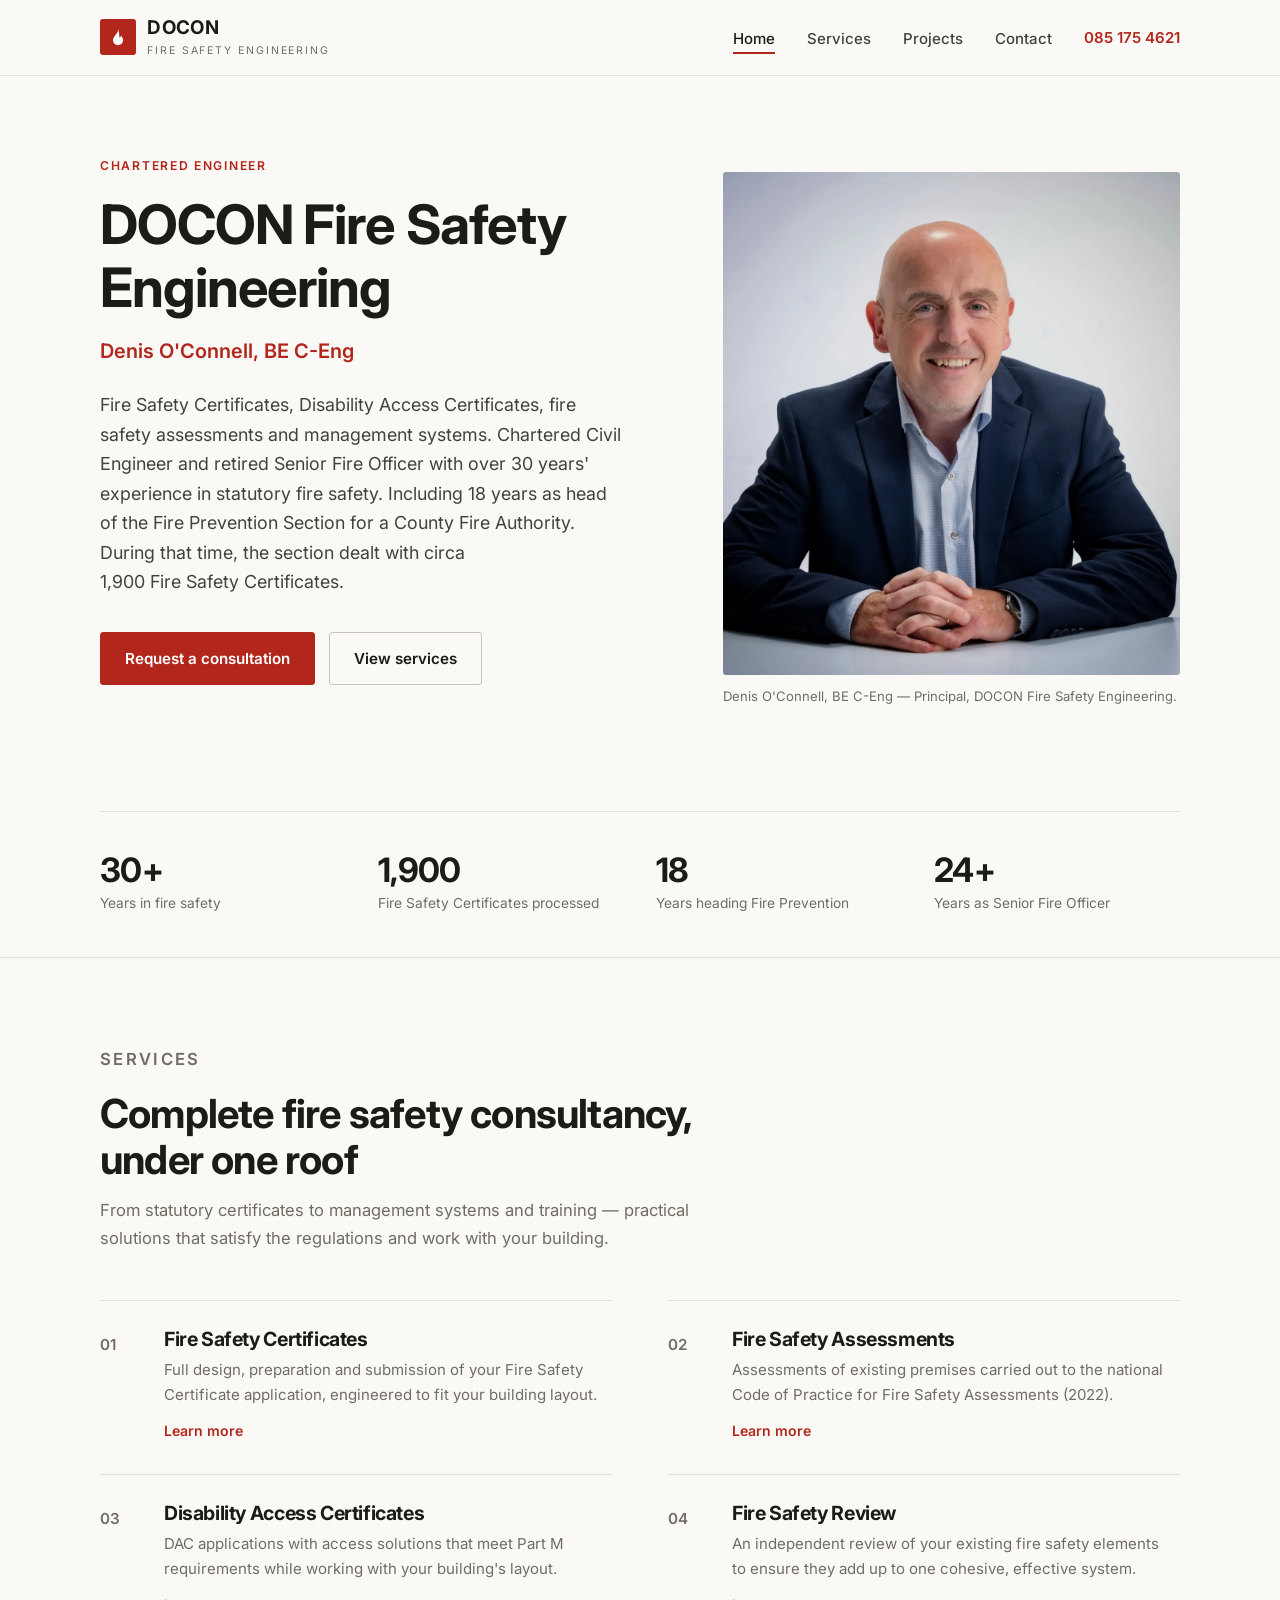
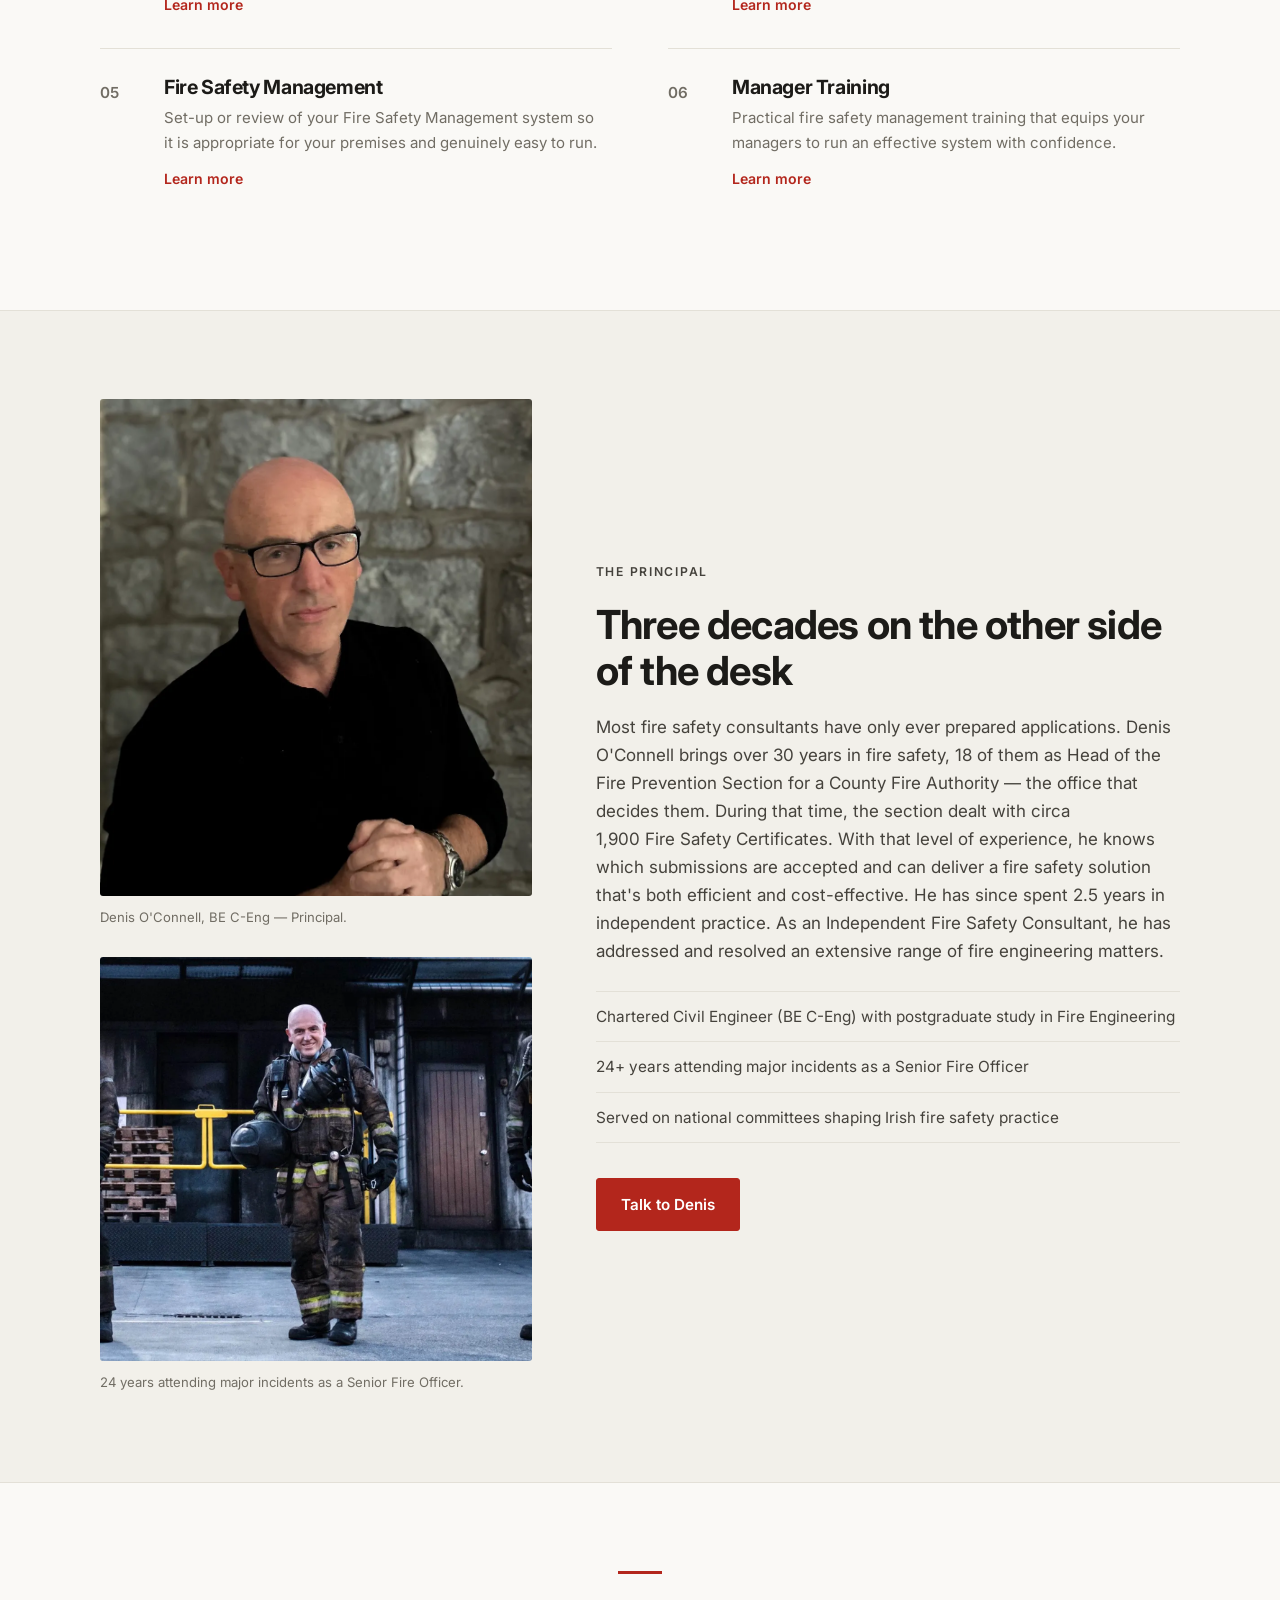
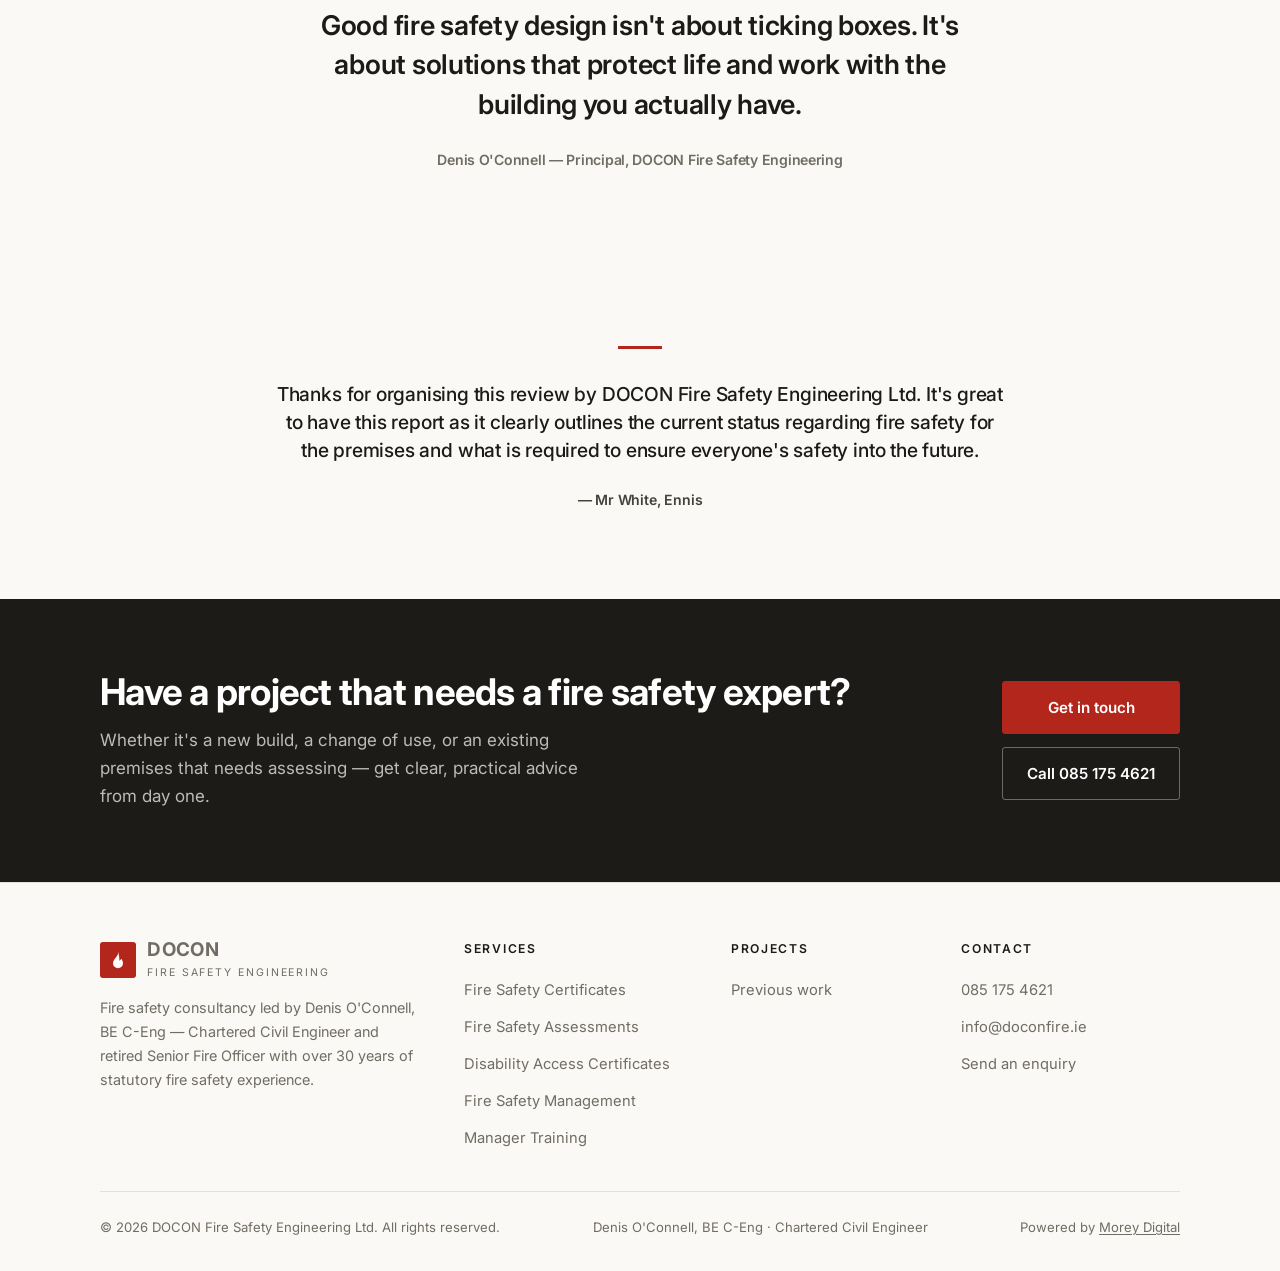
<file: index.html>
<!DOCTYPE html>
<html lang="en">
<head>
  <meta charset="UTF-8">
  <meta name="viewport" content="width=device-width, initial-scale=1.0">
  <title>DOCON Fire Safety Engineering | Fire Safety Consultants, Ireland</title>
  <meta name="description" content="Fire Safety Certificates, Disability Access Certificates and assessments from Denis O'Connell — 30+ years' experience, including 18 years heading Fire Prevention.">
  <meta property="og:type" content="website">
  <meta property="og:site_name" content="DOCON Fire Safety Engineering">
  <meta property="og:title" content="DOCON Fire Safety Engineering | Fire Safety Consultants, Ireland">
  <meta property="og:description" content="Fire Safety Certificates, Disability Access Certificates and assessments from Denis O'Connell, BE C-Eng — Chartered Engineer and retired Senior Fire Officer with 30+ years' experience.">
  <meta property="og:url" content="https://doconfire.ie/">
  <meta property="og:image" content="https://doconfire.ie/images/denis-oconnell-suit.jpg">
  <meta name="twitter:card" content="summary_large_image">
  <link rel="preconnect" href="https://fonts.googleapis.com">
  <link rel="preconnect" href="https://fonts.gstatic.com" crossorigin>
  <link href="https://fonts.googleapis.com/css2?family=Inter:wght@400;500;600;700&display=swap" rel="stylesheet">
  <link rel="stylesheet" href="styles.css">
  <link rel="icon" href="data:image/svg+xml,%3Csvg xmlns='http://www.w3.org/2000/svg' viewBox='0 0 24 24'%3E%3Cpath fill='%23b3261c' d='M12 2c.5 4-1.5 5.5-3 7.5C7.4 11.6 6 13.6 6 16a6 6 0 0 0 12 0c0-2.1-1-3.9-2-5.5-.7 1.2-1.5 2-2.5 2.5.5-3-.5-8-1.5-11z'/%3E%3C/svg%3E">
  <script type="application/ld+json">
  {
    "@context": "https://schema.org",
    "@type": "LocalBusiness",
    "name": "DOCON Fire Safety Engineering Ltd.",
    "image": "https://doconfire.ie/images/denis-oconnell.jpg",
    "url": "https://doconfire.ie/",
    "telephone": "+353851754621",
    "email": "info@doconfire.ie",
    "areaServed": "County Clare, Ireland",
    "review": {
      "@type": "Review",
      "author": { "@type": "Person", "name": "Mr White" },
      "reviewBody": "Thanks for organising this review by DOCON Fire Safety Engineering Ltd. It's great to have this report as it clearly outlines the current status regarding fire safety for the premises and what is required to ensure everyone's safety into the future."
    }
  }
  </script>
</head>
<body>
<a class="skip-link" href="#main">Skip to content</a>

<header class="site-header">
  <div class="wrap nav">
    <a class="brand" href="index.html" aria-label="DOCON Fire Safety Engineering — home">
      <span class="brand-mark" aria-hidden="true">
        <svg viewBox="0 0 24 24" fill="none"><path d="M12 2c.5 4-1.5 5.5-3 7.5C7.4 11.6 6 13.6 6 16a6 6 0 0 0 12 0c0-2.1-1-3.9-2-5.5-.7 1.2-1.5 2-2.5 2.5.5-3-.5-8-1.5-11z" fill="#fff"/></svg>
      </span>
      <span class="brand-text">
        <strong>DOCON</strong>
        <span>Fire Safety Engineering</span>
      </span>
    </a>
    <nav aria-label="Main navigation">
      <button class="nav-toggle" aria-expanded="false" aria-label="Toggle menu">
        <span></span><span></span><span></span>
      </button>
      <ul class="nav-links">
        <li><a href="index.html" class="active" aria-current="page">Home</a></li>
        <li><a href="services.html">Services</a></li>
        <li><a href="projects.html">Projects</a></li>
        <li><a href="contact.html">Contact</a></li>
        <li><a class="nav-phone" href="tel:+353851754621">085&nbsp;175&nbsp;4621</a></li>
      </ul>
    </nav>
  </div>
</header>

<main id="main">

  <!-- ============ HERO ============ -->
  <section class="hero">
    <div class="wrap">
      <div class="hero-grid">
        <div class="hero-copy">
          <p class="kicker">Chartered Engineer</p>
          <h1>DOCON Fire Safety Engineering</h1>
          <p class="hero-name">Denis O'Connell, BE C-Eng</p>
          <p class="lede">Fire Safety Certificates, Disability Access Certificates, fire safety assessments and management systems. Chartered Civil Engineer and retired Senior Fire Officer with over 30 years' experience in statutory fire safety. Including 18 years as head of the Fire Prevention Section for a County Fire Authority. During that time, the section dealt with circa 1,900&nbsp;Fire&nbsp;Safety&nbsp;Certificates.</p>
          <div class="hero-actions">
            <a class="btn btn-primary" href="contact.html">Request a consultation</a>
            <a class="btn btn-outline" href="services.html">View services</a>
          </div>
        </div>
        <figure class="hero-photo">
          <picture>
            <source srcset="images/denis-oconnell-suit.webp" type="image/webp">
            <img src="images/denis-oconnell-suit.jpg" width="1600" height="1268" alt="Denis O'Connell, Principal of DOCON Fire Safety Engineering" fetchpriority="high">
          </picture>
          <figcaption>Denis O'Connell, BE C-Eng — Principal, DOCON Fire Safety Engineering.</figcaption>
        </figure>
      </div>

      <div class="facts">
        <div class="fact">
          <div class="fact-num">30+</div>
          <div class="fact-label">Years in fire safety</div>
        </div>
        <div class="fact">
          <div class="fact-num">1,900</div>
          <div class="fact-label">Fire Safety Certificates processed</div>
        </div>
        <div class="fact">
          <div class="fact-num">18</div>
          <div class="fact-label">Years heading Fire Prevention</div>
        </div>
        <div class="fact">
          <div class="fact-num">24+</div>
          <div class="fact-label">Years as Senior Fire Officer</div>
        </div>
      </div>
    </div>
  </section>

  <!-- ============ SERVICES ============ -->
  <section class="section">
    <div class="wrap">
      <div class="section-head">
        <p class="kicker">Services</p>
        <h2>Complete fire safety consultancy, under one roof</h2>
        <p>From statutory certificates to management systems and training — practical solutions that satisfy the regulations and work with your building.</p>
      </div>

      <ol class="service-index">
        <li>
          <a href="services.html#fire-safety-certificates">
            <span class="service-num">01</span>
            <span>
              <h3>Fire Safety Certificates</h3>
              <p>Full design, preparation and submission of your Fire Safety Certificate application, engineered to fit your building layout.</p>
              <span class="more">Learn more</span>
            </span>
          </a>
        </li>
        <li>
          <a href="services.html#fire-safety-assessments">
            <span class="service-num">02</span>
            <span>
              <h3>Fire Safety Assessments</h3>
              <p>Assessments of existing premises carried out to the national Code of Practice for Fire Safety Assessments (2022).</p>
              <span class="more">Learn more</span>
            </span>
          </a>
        </li>
        <li>
          <a href="services.html#disability-access-certificates">
            <span class="service-num">03</span>
            <span>
              <h3>Disability Access Certificates</h3>
              <p>DAC applications with access solutions that meet Part M requirements while working with your building's layout.</p>
              <span class="more">Learn more</span>
            </span>
          </a>
        </li>
        <li>
          <a href="services.html#fire-safety-review">
            <span class="service-num">04</span>
            <span>
              <h3>Fire Safety Review</h3>
              <p>An independent review of your existing fire safety elements to ensure they add up to one cohesive, effective system.</p>
              <span class="more">Learn more</span>
            </span>
          </a>
        </li>
        <li>
          <a href="services.html#fire-safety-management">
            <span class="service-num">05</span>
            <span>
              <h3>Fire Safety Management</h3>
              <p>Set-up or review of your Fire Safety Management system so it is appropriate for your premises and genuinely easy to run.</p>
              <span class="more">Learn more</span>
            </span>
          </a>
        </li>
        <li>
          <a href="services.html#manager-training">
            <span class="service-num">06</span>
            <span>
              <h3>Manager Training</h3>
              <p>Practical fire safety management training that equips your managers to run an effective system with confidence.</p>
              <span class="more">Learn more</span>
            </span>
          </a>
        </li>
      </ol>
    </div>
  </section>

  <!-- ============ ABOUT ============ -->
  <section class="section alt">
    <div class="wrap about-grid">
      <div class="about-photo">
        <figure>
          <picture>
            <source srcset="images/denis-oconnell-portrait.webp" type="image/webp">
            <img src="images/denis-oconnell-portrait.jpg" width="958" height="1400" alt="Denis O'Connell" loading="lazy">
          </picture>
          <figcaption class="photo-caption">Denis O'Connell, BE C-Eng — Principal.</figcaption>
        </figure>
        <figure class="fire-photo">
          <picture>
            <source srcset="images/denis-oconnell.webp" type="image/webp">
            <img src="images/denis-oconnell.jpg" width="1200" height="1122" alt="Denis O'Connell in full firefighter breathing apparatus, helmet in hand" loading="lazy">
          </picture>
          <figcaption class="photo-caption">24 years attending major incidents as a Senior Fire Officer.</figcaption>
        </figure>
      </div>
      <div class="about-copy">
        <p class="kicker">The principal</p>
        <h2>Three decades on the other side of the desk</h2>
        <p>Most fire safety consultants have only ever prepared applications. Denis O'Connell brings over 30 years in fire safety, 18 of them as Head of the Fire Prevention Section for a County Fire Authority — the office that decides them. During that time, the section dealt with circa 1,900&nbsp;Fire&nbsp;Safety&nbsp;Certificates. With that level of experience, he knows which submissions are accepted and can deliver a fire safety solution that's both efficient and cost-effective. He has since spent 2.5 years in independent practice. As an Independent Fire Safety Consultant, he has addressed and resolved an extensive range of fire engineering matters.</p>
        <ul class="cred-list">
          <li>Chartered Civil Engineer (BE C-Eng) with postgraduate study in Fire Engineering</li>
          <li>24+ years attending major incidents as a Senior Fire Officer</li>
          <li>Served on national committees shaping Irish fire safety practice</li>
        </ul>
        <a class="btn btn-primary" href="contact.html">Talk to Denis</a>
      </div>
    </div>
  </section>

  <!-- ============ QUOTE ============ -->
  <section class="section quote-band">
    <div class="wrap">
      <blockquote>
        Good fire safety design isn't about ticking boxes. It's about solutions that protect life and work with the building you actually have.
        <cite>Denis O'Connell — Principal, DOCON Fire Safety Engineering</cite>
      </blockquote>
    </div>
  </section>

  <!-- ============ TESTIMONIAL ============ -->
  <section class="section quote-band testimonial">
    <div class="wrap">
      <blockquote>
        Thanks for organising this review by DOCON Fire Safety Engineering Ltd. It's great to have this report as it clearly outlines the current status regarding fire safety for the premises and what is required to ensure everyone's safety into the future.
        <cite>— Mr White, Ennis</cite>
      </blockquote>
    </div>
  </section>

  <!-- ============ CTA ============ -->
  <section class="cta-band">
    <div class="wrap">
      <div>
        <h2>Have a project that needs a fire safety expert?</h2>
        <p>Whether it's a new build, a change of use, or an existing premises that needs assessing — get clear, practical advice from day one.</p>
      </div>
      <div class="cta-actions">
        <a class="btn btn-primary" href="contact.html">Get in touch</a>
        <a class="btn btn-outline on-dark" href="tel:+353851754621">Call 085 175 4621</a>
      </div>
    </div>
  </section>

</main>

<footer class="site-footer">
  <div class="wrap">
    <div class="footer-grid">
      <div class="footer-brand">
        <a class="brand" href="index.html">
          <span class="brand-mark" aria-hidden="true">
            <svg viewBox="0 0 24 24" fill="none"><path d="M12 2c.5 4-1.5 5.5-3 7.5C7.4 11.6 6 13.6 6 16a6 6 0 0 0 12 0c0-2.1-1-3.9-2-5.5-.7 1.2-1.5 2-2.5 2.5.5-3-.5-8-1.5-11z" fill="#fff"/></svg>
          </span>
          <span class="brand-text">
            <strong>DOCON</strong>
            <span>Fire Safety Engineering</span>
          </span>
        </a>
        <p>Fire safety consultancy led by Denis O'Connell, BE C-Eng — Chartered Civil Engineer and retired Senior Fire Officer with over 30 years of statutory fire safety experience.</p>
      </div>
      <div class="footer-col">
        <h4>Services</h4>
        <ul>
          <li><a href="services.html#fire-safety-certificates">Fire Safety Certificates</a></li>
          <li><a href="services.html#fire-safety-assessments">Fire Safety Assessments</a></li>
          <li><a href="services.html#disability-access-certificates">Disability Access Certificates</a></li>
          <li><a href="services.html#fire-safety-management">Fire Safety Management</a></li>
          <li><a href="services.html#manager-training">Manager Training</a></li>
        </ul>
      </div>
      <div class="footer-col">
        <h4>Projects</h4>
        <ul>
          <li><a href="projects.html">Previous work</a></li>
        </ul>
      </div>
      <div class="footer-col">
        <h4>Contact</h4>
        <ul>
          <li><a href="tel:+353851754621">085 175 4621</a></li>
          <li><a href="mailto:info@doconfire.ie">info@doconfire.ie</a></li>
          <li><a href="contact.html">Send an enquiry</a></li>
        </ul>
      </div>
    </div>
    <div class="footer-bottom">
      <span>© <span id="year">2026</span> DOCON Fire Safety Engineering Ltd. All rights reserved.</span>
      <span>Denis O'Connell, BE C-Eng · Chartered Civil Engineer</span>
      <span>Powered by <a href="https://moreydigital.ie" target="_blank" rel="noopener">Morey Digital</a></span>
    </div>
  </div>
</footer>

<script src="script.js"></script>
</body>
</html>
</file>
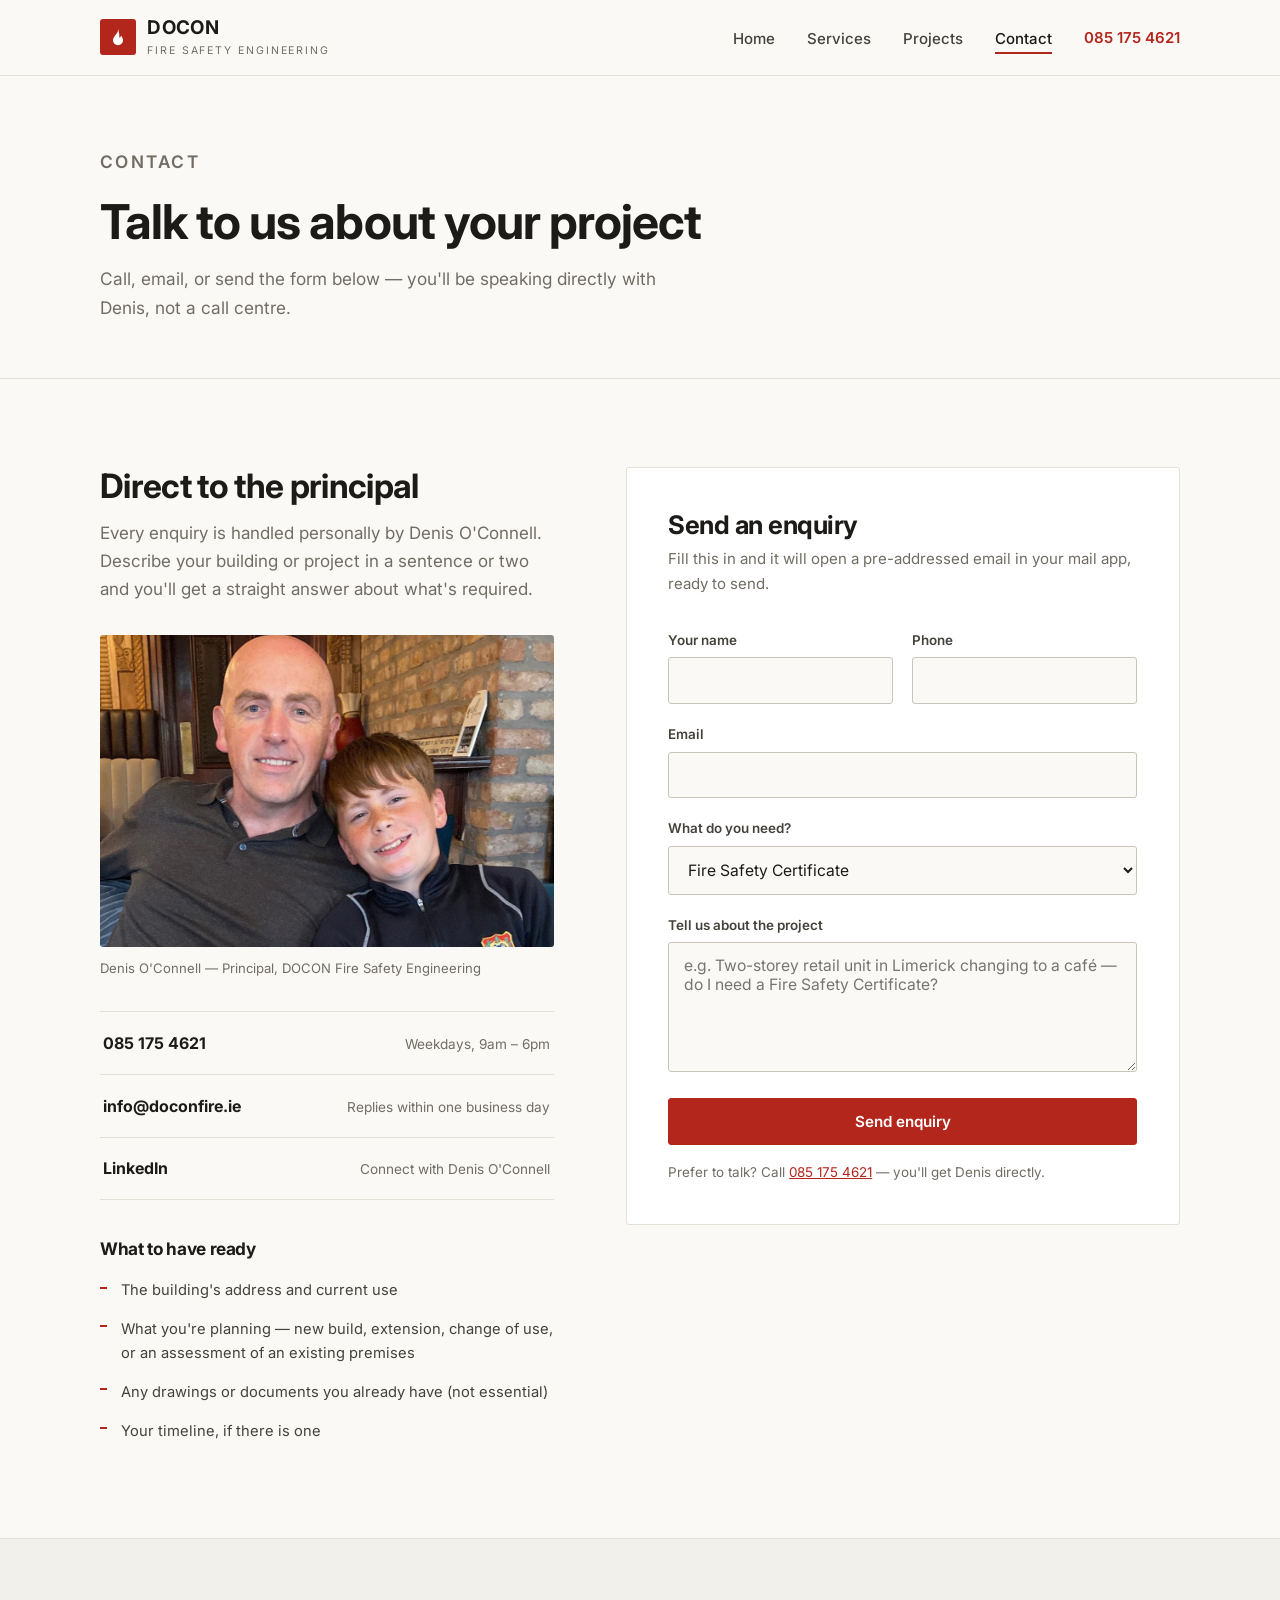
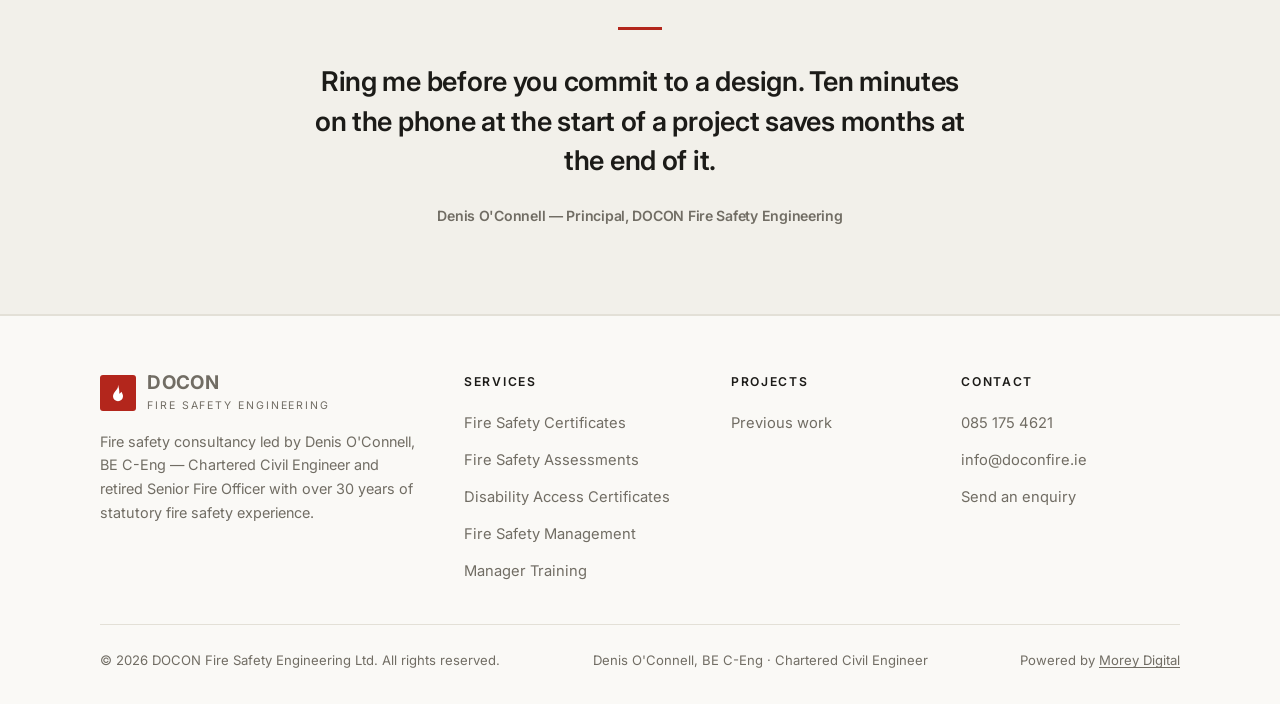
<file: contact.html>
<!DOCTYPE html>
<html lang="en">
<head>
  <meta charset="UTF-8">
  <meta name="viewport" content="width=device-width, initial-scale=1.0">
  <title>Contact | DOCON Fire Safety Engineering</title>
  <meta name="description" content="Contact DOCON Fire Safety Engineering — call Denis O'Connell on 085 175 4621 or send an enquiry about Fire Safety Certificates, assessments and Disability Access Certificates.">
  <meta property="og:type" content="website">
  <meta property="og:site_name" content="DOCON Fire Safety Engineering">
  <meta property="og:title" content="Contact | DOCON Fire Safety Engineering">
  <meta property="og:description" content="Call Denis O'Connell on 085 175 4621 or send an enquiry — every enquiry is handled personally by the principal.">
  <meta property="og:url" content="https://doconfire.ie/contact.html">
  <meta property="og:image" content="https://doconfire.ie/images/denis-oconnell.jpg">
  <meta name="twitter:card" content="summary_large_image">
  <link rel="preconnect" href="https://fonts.googleapis.com">
  <link rel="preconnect" href="https://fonts.gstatic.com" crossorigin>
  <link href="https://fonts.googleapis.com/css2?family=Inter:wght@400;500;600;700&display=swap" rel="stylesheet">
  <link rel="stylesheet" href="styles.css">
  <link rel="icon" href="data:image/svg+xml,%3Csvg xmlns='http://www.w3.org/2000/svg' viewBox='0 0 24 24'%3E%3Cpath fill='%23b3261c' d='M12 2c.5 4-1.5 5.5-3 7.5C7.4 11.6 6 13.6 6 16a6 6 0 0 0 12 0c0-2.1-1-3.9-2-5.5-.7 1.2-1.5 2-2.5 2.5.5-3-.5-8-1.5-11z'/%3E%3C/svg%3E">
</head>
<body>
<a class="skip-link" href="#main">Skip to content</a>

<header class="site-header">
  <div class="wrap nav">
    <a class="brand" href="index.html" aria-label="DOCON Fire Safety Engineering — home">
      <span class="brand-mark" aria-hidden="true">
        <svg viewBox="0 0 24 24" fill="none"><path d="M12 2c.5 4-1.5 5.5-3 7.5C7.4 11.6 6 13.6 6 16a6 6 0 0 0 12 0c0-2.1-1-3.9-2-5.5-.7 1.2-1.5 2-2.5 2.5.5-3-.5-8-1.5-11z" fill="#fff"/></svg>
      </span>
      <span class="brand-text">
        <strong>DOCON</strong>
        <span>Fire Safety Engineering</span>
      </span>
    </a>
    <nav aria-label="Main navigation">
      <button class="nav-toggle" aria-expanded="false" aria-label="Toggle menu">
        <span></span><span></span><span></span>
      </button>
      <ul class="nav-links">
        <li><a href="index.html">Home</a></li>
        <li><a href="services.html">Services</a></li>
        <li><a href="projects.html">Projects</a></li>
        <li><a href="contact.html" class="active" aria-current="page">Contact</a></li>
        <li><a class="nav-phone" href="tel:+353851754621">085&nbsp;175&nbsp;4621</a></li>
      </ul>
    </nav>
  </div>
</header>

<main id="main">

  <!-- ============ PAGE HEAD ============ -->
  <section class="page-head">
    <div class="wrap">
      <p class="kicker">Contact</p>
      <h1>Talk to us about your project</h1>
      <p>Call, email, or send the form below — you'll be speaking directly with Denis, not a call centre.</p>
    </div>
  </section>

  <!-- ============ CONTACT ============ -->
  <section class="section">
    <div class="wrap contact-grid">

      <div class="contact-intro">
        <h2 style="font-size: clamp(1.6rem, 2.8vw, 2.1rem); margin-bottom: 0.8rem;">Direct to the principal</h2>
        <p>Every enquiry is handled personally by Denis O'Connell. Describe your building or project in a sentence or two and you'll get a straight answer about what's required.</p>

        <figure class="contact-photo">
          <img src="images/denis-casual.jpg" width="1068" height="1200" alt="Denis O'Connell" loading="lazy">
          <figcaption>Denis O'Connell — Principal, DOCON Fire Safety Engineering</figcaption>
        </figure>

        <ul class="contact-methods">
          <li>
            <a href="tel:+353851754621">
              <strong>085 175 4621</strong>
              <span>Weekdays, 9am – 6pm</span>
            </a>
          </li>
          <li>
            <a href="mailto:info@doconfire.ie">
              <strong>info@doconfire.ie</strong>
              <span>Replies within one business day</span>
            </a>
          </li>
          <li>
            <a href="https://www.linkedin.com/in/denis-o%E2%80%99connell-4360572b5/" target="_blank" rel="noopener">
              <strong>LinkedIn</strong>
              <span>Connect with Denis O'Connell</span>
            </a>
          </li>
        </ul>

        <div class="info-panel">
          <h3>What to have ready</h3>
          <ul>
            <li>The building's address and current use</li>
            <li>What you're planning — new build, extension, change of use, or an assessment of an existing premises</li>
            <li>Any drawings or documents you already have (not essential)</li>
            <li>Your timeline, if there is one</li>
          </ul>
        </div>
      </div>

      <div class="contact-form-card">
        <h2>Send an enquiry</h2>
        <p>Fill this in and it will open a pre-addressed email in your mail app, ready to send.</p>
        <form id="enquiry-form" novalidate>
          <div class="form-grid">
            <div class="field">
              <label for="f-name">Your name</label>
              <input type="text" id="f-name" name="name" autocomplete="name" required>
            </div>
            <div class="field">
              <label for="f-phone">Phone</label>
              <input type="tel" id="f-phone" name="phone" autocomplete="tel">
            </div>
            <div class="field full">
              <label for="f-email">Email</label>
              <input type="email" id="f-email" name="email" autocomplete="email" required>
            </div>
            <div class="field full">
              <label for="f-service">What do you need?</label>
              <select id="f-service" name="service">
                <option>Fire Safety Certificate</option>
                <option>Fire Safety Assessment</option>
                <option>Fire Safety Review</option>
                <option>Disability Access Certificate</option>
                <option>Fire Safety Management</option>
                <option>Manager Training</option>
                <option>Not sure — need advice</option>
              </select>
            </div>
            <div class="field full">
              <label for="f-message">Tell us about the project</label>
              <textarea id="f-message" name="message" placeholder="e.g. Two-storey retail unit in Limerick changing to a café — do I need a Fire Safety Certificate?"></textarea>
            </div>
          </div>
          <div style="margin-top: 1.6rem;">
            <button type="submit" class="btn btn-primary" style="width: 100%;">Send enquiry</button>
          </div>
          <p class="form-note">Prefer to talk? Call <a href="tel:+353851754621">085 175 4621</a> — you'll get Denis directly.</p>
        </form>
      </div>

    </div>
  </section>

  <!-- ============ QUOTE ============ -->
  <section class="section alt quote-band">
    <div class="wrap">
      <blockquote>
        Ring me before you commit to a design. Ten minutes on the phone at the start of a project saves months at the end of it.
        <cite>Denis O'Connell — Principal, DOCON Fire Safety Engineering</cite>
      </blockquote>
    </div>
  </section>

</main>

<footer class="site-footer">
  <div class="wrap">
    <div class="footer-grid">
      <div class="footer-brand">
        <a class="brand" href="index.html">
          <span class="brand-mark" aria-hidden="true">
            <svg viewBox="0 0 24 24" fill="none"><path d="M12 2c.5 4-1.5 5.5-3 7.5C7.4 11.6 6 13.6 6 16a6 6 0 0 0 12 0c0-2.1-1-3.9-2-5.5-.7 1.2-1.5 2-2.5 2.5.5-3-.5-8-1.5-11z" fill="#fff"/></svg>
          </span>
          <span class="brand-text">
            <strong>DOCON</strong>
            <span>Fire Safety Engineering</span>
          </span>
        </a>
        <p>Fire safety consultancy led by Denis O'Connell, BE C-Eng — Chartered Civil Engineer and retired Senior Fire Officer with over 30 years of statutory fire safety experience.</p>
      </div>
      <div class="footer-col">
        <h4>Services</h4>
        <ul>
          <li><a href="services.html#fire-safety-certificates">Fire Safety Certificates</a></li>
          <li><a href="services.html#fire-safety-assessments">Fire Safety Assessments</a></li>
          <li><a href="services.html#disability-access-certificates">Disability Access Certificates</a></li>
          <li><a href="services.html#fire-safety-management">Fire Safety Management</a></li>
          <li><a href="services.html#manager-training">Manager Training</a></li>
        </ul>
      </div>
      <div class="footer-col">
        <h4>Projects</h4>
        <ul>
          <li><a href="projects.html">Previous work</a></li>
        </ul>
      </div>
      <div class="footer-col">
        <h4>Contact</h4>
        <ul>
          <li><a href="tel:+353851754621">085 175 4621</a></li>
          <li><a href="mailto:info@doconfire.ie">info@doconfire.ie</a></li>
          <li><a href="contact.html">Send an enquiry</a></li>
        </ul>
      </div>
    </div>
    <div class="footer-bottom">
      <span>© <span id="year">2026</span> DOCON Fire Safety Engineering Ltd. All rights reserved.</span>
      <span>Denis O'Connell, BE C-Eng · Chartered Civil Engineer</span>
      <span>Powered by <a href="https://moreydigital.ie" target="_blank" rel="noopener">Morey Digital</a></span>
    </div>
  </div>
</footer>

<script src="script.js"></script>
</body>
</html>
</file>
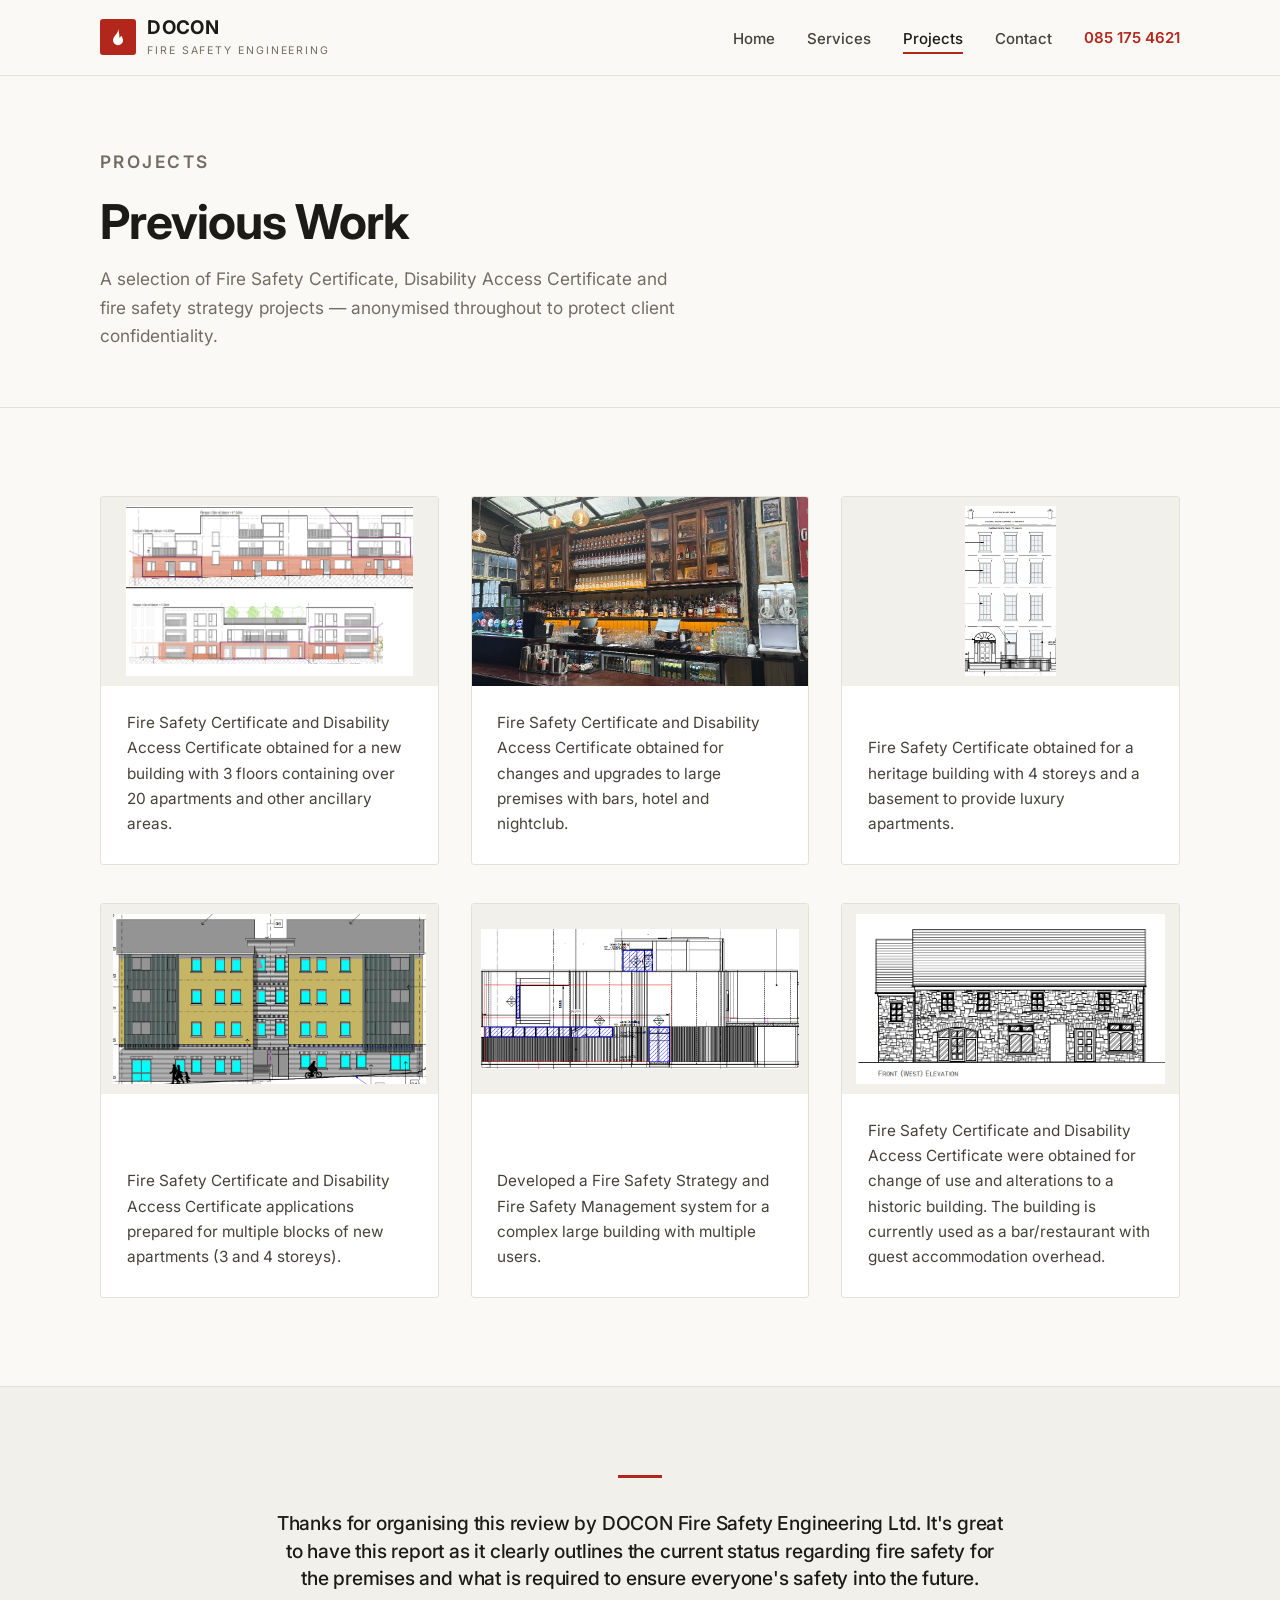
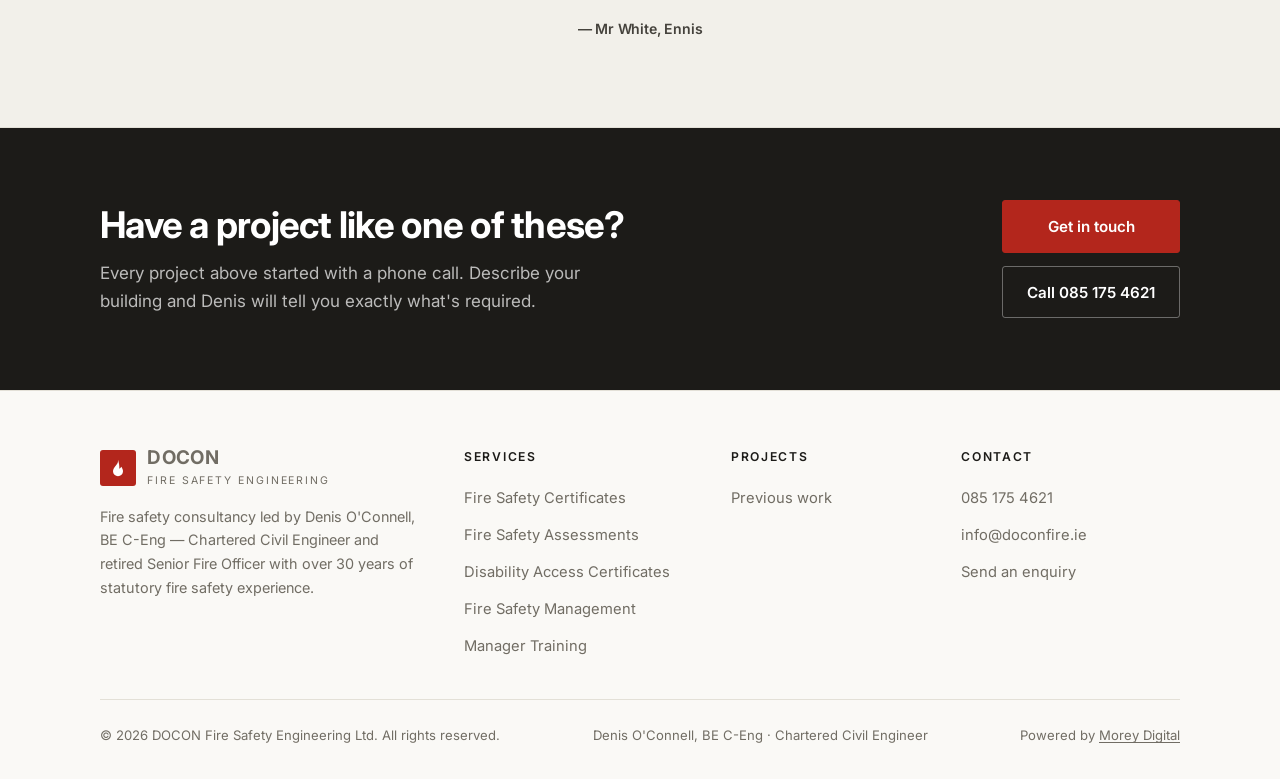
<file: projects.html>
<!DOCTYPE html>
<html lang="en">
<head>
  <meta charset="UTF-8">
  <meta name="viewport" content="width=device-width, initial-scale=1.0">
  <title>Previous Work | DOCON Fire Safety Engineering</title>
  <meta name="description" content="Fire Safety Certificate and Disability Access Certificate projects across Ireland — apartments, hotels and heritage buildings — from fire safety consultant Denis O'Connell, Clare.">
  <meta property="og:type" content="website">
  <meta property="og:site_name" content="DOCON Fire Safety Engineering">
  <meta property="og:title" content="Previous Work | DOCON Fire Safety Engineering">
  <meta property="og:description" content="Fire Safety Certificate and Disability Access Certificate projects — apartments, hotels and heritage buildings — delivered with 30+ years' fire authority insight.">
  <meta property="og:url" content="https://doconfire.ie/projects.html">
  <meta property="og:image" content="https://doconfire.ie/images/denis-oconnell.jpg">
  <meta name="twitter:card" content="summary_large_image">
  <link rel="preconnect" href="https://fonts.googleapis.com">
  <link rel="preconnect" href="https://fonts.gstatic.com" crossorigin>
  <link href="https://fonts.googleapis.com/css2?family=Inter:wght@400;500;600;700&display=swap" rel="stylesheet">
  <link rel="stylesheet" href="styles.css">
  <link rel="icon" href="data:image/svg+xml,%3Csvg xmlns='http://www.w3.org/2000/svg' viewBox='0 0 24 24'%3E%3Cpath fill='%23b3261c' d='M12 2c.5 4-1.5 5.5-3 7.5C7.4 11.6 6 13.6 6 16a6 6 0 0 0 12 0c0-2.1-1-3.9-2-5.5-.7 1.2-1.5 2-2.5 2.5.5-3-.5-8-1.5-11z'/%3E%3C/svg%3E">
  <script type="application/ld+json">
  {
    "@context": "https://schema.org",
    "@type": "LocalBusiness",
    "name": "DOCON Fire Safety Engineering Ltd.",
    "image": "https://doconfire.ie/images/denis-oconnell.jpg",
    "url": "https://doconfire.ie/",
    "telephone": "+353851754621",
    "email": "info@doconfire.ie",
    "areaServed": "County Clare, Ireland",
    "review": {
      "@type": "Review",
      "author": { "@type": "Person", "name": "Mr White" },
      "reviewBody": "Thanks for organising this review by DOCON Fire Safety Engineering Ltd. It's great to have this report as it clearly outlines the current status regarding fire safety for the premises and what is required to ensure everyone's safety into the future."
    }
  }
  </script>
</head>
<body>
<a class="skip-link" href="#main">Skip to content</a>

<header class="site-header">
  <div class="wrap nav">
    <a class="brand" href="index.html" aria-label="DOCON Fire Safety Engineering — home">
      <span class="brand-mark" aria-hidden="true">
        <svg viewBox="0 0 24 24" fill="none"><path d="M12 2c.5 4-1.5 5.5-3 7.5C7.4 11.6 6 13.6 6 16a6 6 0 0 0 12 0c0-2.1-1-3.9-2-5.5-.7 1.2-1.5 2-2.5 2.5.5-3-.5-8-1.5-11z" fill="#fff"/></svg>
      </span>
      <span class="brand-text">
        <strong>DOCON</strong>
        <span>Fire Safety Engineering</span>
      </span>
    </a>
    <nav aria-label="Main navigation">
      <button class="nav-toggle" aria-expanded="false" aria-label="Toggle menu">
        <span></span><span></span><span></span>
      </button>
      <ul class="nav-links">
        <li><a href="index.html">Home</a></li>
        <li><a href="services.html">Services</a></li>
        <li><a href="projects.html" class="active" aria-current="page">Projects</a></li>
        <li><a href="contact.html">Contact</a></li>
        <li><a class="nav-phone" href="tel:+353851754621">085&nbsp;175&nbsp;4621</a></li>
      </ul>
    </nav>
  </div>
</header>

<main id="main">

  <!-- ============ PAGE HEAD ============ -->
  <section class="page-head">
    <div class="wrap">
      <p class="kicker">Projects</p>
      <h1>Previous Work</h1>
      <p>A selection of Fire Safety Certificate, Disability Access Certificate and fire safety strategy projects — anonymised throughout to protect client confidentiality.</p>
    </div>
  </section>

  <!-- ============ PROJECT GRID ============ -->
  <section class="section">
    <div class="wrap">
      <div class="project-grid">

        <article class="project-card">
          <div class="project-card-media is-drawing">
            <img src="images/project-01-apartments-elevations.png" width="611" height="363" alt="Two elevation drawings of a new three-storey apartment building with balconies, brick-clad ground floor and roof terrace planting" loading="lazy">
          </div>
          <div class="project-card-body">
            <p>Fire Safety Certificate and Disability Access Certificate obtained for a new building with 3 floors containing over 20 apartments and other ancillary areas.</p>
          </div>
        </article>

        <article class="project-card">
          <div class="project-card-media">
            <img src="images/project-02-hotel-bar-nightclub.jpg" width="1046" height="785" alt="Interior of a hotel bar and nightclub premises with bar counter and glazed roof" loading="lazy">
          </div>
          <div class="project-card-body">
            <p>Fire Safety Certificate and Disability Access Certificate obtained for changes and upgrades to large premises with bars, hotel and nightclub.</p>
          </div>
        </article>

        <article class="project-card">
          <div class="project-card-media is-drawing">
            <img src="images/project-03-heritage-apartments-elevation.png" width="354" height="665" alt="Elevation drawing of a heritage building converted to luxury apartments, showing sash windows and period façade" loading="lazy">
          </div>
          <div class="project-card-body">
            <p>Fire Safety Certificate obtained for a heritage building with 4 storeys and a basement to provide luxury apartments.</p>
          </div>
        </article>

        <article class="project-card">
          <div class="project-card-media is-drawing">
            <img src="images/project-04-apartment-blocks.png" width="903" height="491" alt="Elevation drawing of a three-storey apartment block with central entrance stairwell and timber-clad end bays" loading="lazy">
          </div>
          <div class="project-card-body">
            <p>Fire Safety Certificate and Disability Access Certificate applications prepared for multiple blocks of new apartments (3 and 4 storeys).</p>
          </div>
        </article>

        <article class="project-card">
          <div class="project-card-media is-drawing">
            <img src="images/project-05-fire-strategy-large-building.png" width="927" height="407" alt="Sectional elevation drawing of a large multi-level building with dimensioned levels and glazing details" loading="lazy">
          </div>
          <div class="project-card-body">
            <p>Developed a Fire Safety Strategy and Fire Safety Management system for a complex large building with multiple users.</p>
          </div>
        </article>

        <article class="project-card">
          <div class="project-card-media is-drawing">
            <img src="images/project-06-historic-bar-restaurant.png" width="726" height="399" alt="Front elevation drawing of a historic stone building with arched doorway, now a bar and restaurant with guest accommodation" loading="lazy">
          </div>
          <div class="project-card-body">
            <p>Fire Safety Certificate and Disability Access Certificate were obtained for change of use and alterations to a historic building. The building is currently used as a bar/restaurant with guest accommodation overhead.</p>
          </div>
        </article>

      </div>
    </div>
  </section>

  <!-- ============ TESTIMONIAL ============ -->
  <section class="section alt quote-band testimonial">
    <div class="wrap">
      <blockquote>
        Thanks for organising this review by DOCON Fire Safety Engineering Ltd. It's great to have this report as it clearly outlines the current status regarding fire safety for the premises and what is required to ensure everyone's safety into the future.
        <cite>— Mr White, Ennis</cite>
      </blockquote>
    </div>
  </section>

  <!-- ============ CTA ============ -->
  <section class="cta-band">
    <div class="wrap">
      <div>
        <h2>Have a project like one of these?</h2>
        <p>Every project above started with a phone call. Describe your building and Denis will tell you exactly what's required.</p>
      </div>
      <div class="cta-actions">
        <a class="btn btn-primary" href="contact.html">Get in touch</a>
        <a class="btn btn-outline on-dark" href="tel:+353851754621">Call 085 175 4621</a>
      </div>
    </div>
  </section>

</main>

<footer class="site-footer">
  <div class="wrap">
    <div class="footer-grid">
      <div class="footer-brand">
        <a class="brand" href="index.html">
          <span class="brand-mark" aria-hidden="true">
            <svg viewBox="0 0 24 24" fill="none"><path d="M12 2c.5 4-1.5 5.5-3 7.5C7.4 11.6 6 13.6 6 16a6 6 0 0 0 12 0c0-2.1-1-3.9-2-5.5-.7 1.2-1.5 2-2.5 2.5.5-3-.5-8-1.5-11z" fill="#fff"/></svg>
          </span>
          <span class="brand-text">
            <strong>DOCON</strong>
            <span>Fire Safety Engineering</span>
          </span>
        </a>
        <p>Fire safety consultancy led by Denis O'Connell, BE C-Eng — Chartered Civil Engineer and retired Senior Fire Officer with over 30 years of statutory fire safety experience.</p>
      </div>
      <div class="footer-col">
        <h4>Services</h4>
        <ul>
          <li><a href="services.html#fire-safety-certificates">Fire Safety Certificates</a></li>
          <li><a href="services.html#fire-safety-assessments">Fire Safety Assessments</a></li>
          <li><a href="services.html#disability-access-certificates">Disability Access Certificates</a></li>
          <li><a href="services.html#fire-safety-management">Fire Safety Management</a></li>
          <li><a href="services.html#manager-training">Manager Training</a></li>
        </ul>
      </div>
      <div class="footer-col">
        <h4>Projects</h4>
        <ul>
          <li><a href="projects.html">Previous work</a></li>
        </ul>
      </div>
      <div class="footer-col">
        <h4>Contact</h4>
        <ul>
          <li><a href="tel:+353851754621">085 175 4621</a></li>
          <li><a href="mailto:info@doconfire.ie">info@doconfire.ie</a></li>
          <li><a href="contact.html">Send an enquiry</a></li>
        </ul>
      </div>
    </div>
    <div class="footer-bottom">
      <span>© <span id="year">2026</span> DOCON Fire Safety Engineering Ltd. All rights reserved.</span>
      <span>Denis O'Connell, BE C-Eng · Chartered Civil Engineer</span>
      <span>Powered by <a href="https://moreydigital.ie" target="_blank" rel="noopener">Morey Digital</a></span>
    </div>
  </div>
</footer>

<script src="script.js"></script>
</body>
</html>
</file>
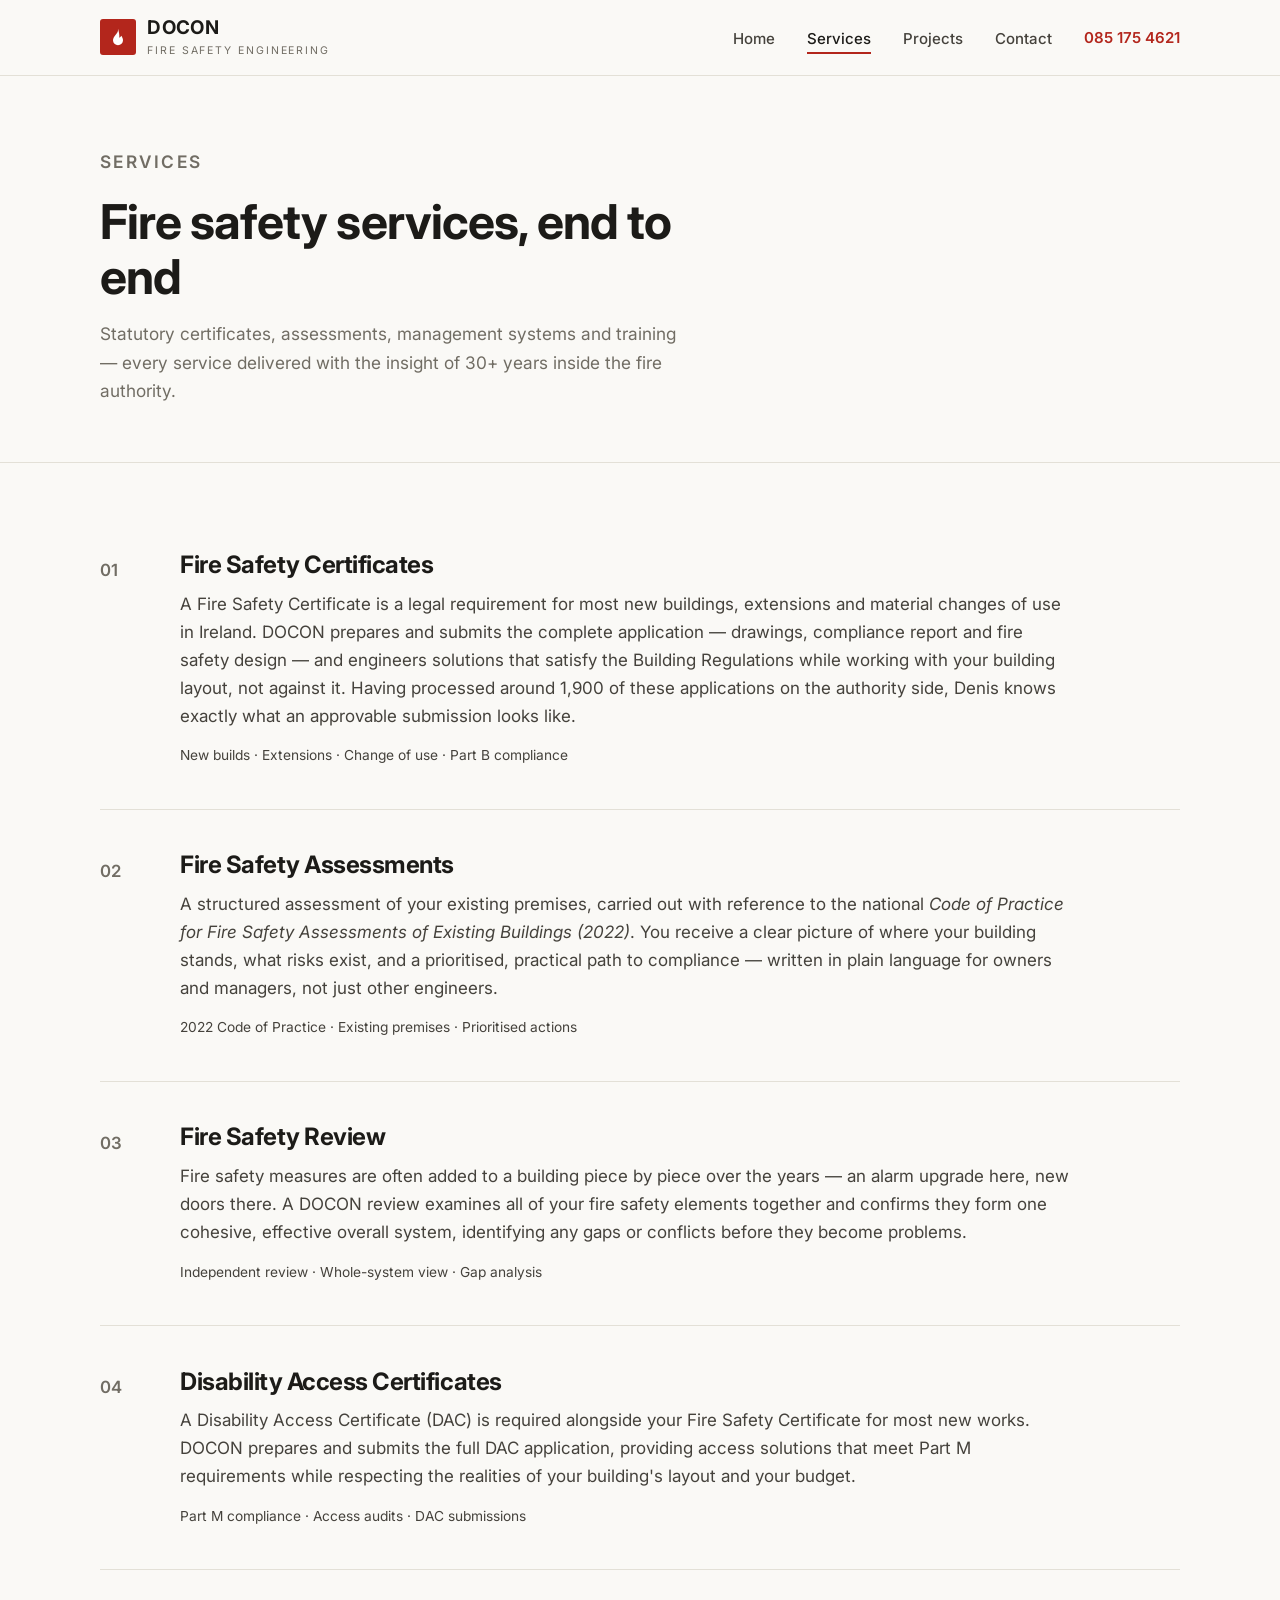
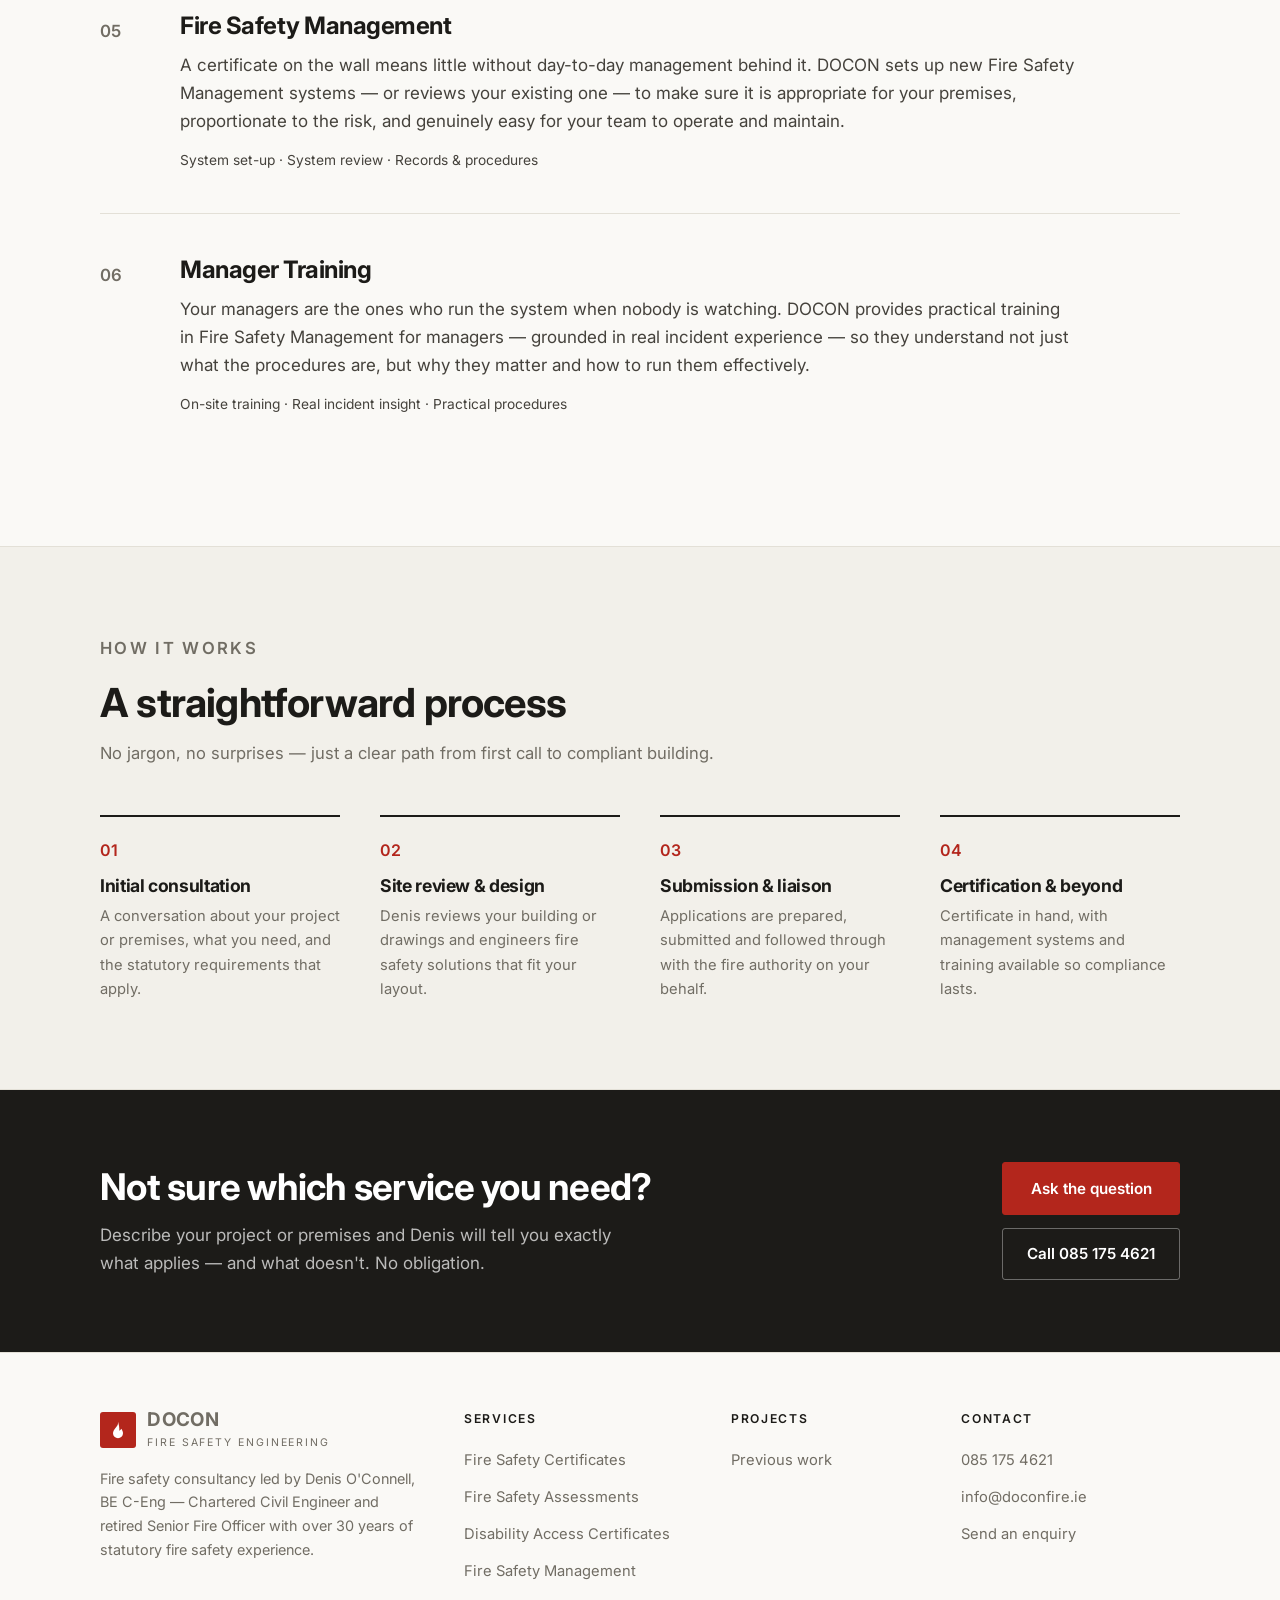
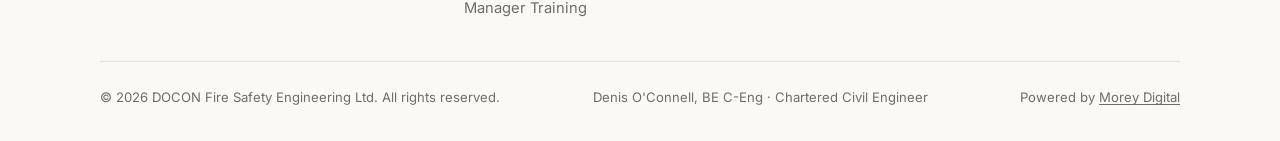
<file: services.html>
<!DOCTYPE html>
<html lang="en">
<head>
  <meta charset="UTF-8">
  <meta name="viewport" content="width=device-width, initial-scale=1.0">
  <title>Services | DOCON Fire Safety Engineering</title>
  <meta name="description" content="Fire Safety Certificates, Fire Safety Assessments, Disability Access Certificates, fire safety reviews, management systems and manager training from DOCON Fire Safety Engineering.">
  <meta property="og:type" content="website">
  <meta property="og:site_name" content="DOCON Fire Safety Engineering">
  <meta property="og:title" content="Services | DOCON Fire Safety Engineering">
  <meta property="og:description" content="Fire Safety Certificates, assessments, Disability Access Certificates, management systems and training — every service delivered with 30+ years' fire authority insight.">
  <meta property="og:url" content="https://doconfire.ie/services.html">
  <meta property="og:image" content="https://doconfire.ie/images/denis-oconnell.jpg">
  <meta name="twitter:card" content="summary_large_image">
  <link rel="preconnect" href="https://fonts.googleapis.com">
  <link rel="preconnect" href="https://fonts.gstatic.com" crossorigin>
  <link href="https://fonts.googleapis.com/css2?family=Inter:wght@400;500;600;700&display=swap" rel="stylesheet">
  <link rel="stylesheet" href="styles.css">
  <link rel="icon" href="data:image/svg+xml,%3Csvg xmlns='http://www.w3.org/2000/svg' viewBox='0 0 24 24'%3E%3Cpath fill='%23b3261c' d='M12 2c.5 4-1.5 5.5-3 7.5C7.4 11.6 6 13.6 6 16a6 6 0 0 0 12 0c0-2.1-1-3.9-2-5.5-.7 1.2-1.5 2-2.5 2.5.5-3-.5-8-1.5-11z'/%3E%3C/svg%3E">
</head>
<body>
<a class="skip-link" href="#main">Skip to content</a>

<header class="site-header">
  <div class="wrap nav">
    <a class="brand" href="index.html" aria-label="DOCON Fire Safety Engineering — home">
      <span class="brand-mark" aria-hidden="true">
        <svg viewBox="0 0 24 24" fill="none"><path d="M12 2c.5 4-1.5 5.5-3 7.5C7.4 11.6 6 13.6 6 16a6 6 0 0 0 12 0c0-2.1-1-3.9-2-5.5-.7 1.2-1.5 2-2.5 2.5.5-3-.5-8-1.5-11z" fill="#fff"/></svg>
      </span>
      <span class="brand-text">
        <strong>DOCON</strong>
        <span>Fire Safety Engineering</span>
      </span>
    </a>
    <nav aria-label="Main navigation">
      <button class="nav-toggle" aria-expanded="false" aria-label="Toggle menu">
        <span></span><span></span><span></span>
      </button>
      <ul class="nav-links">
        <li><a href="index.html">Home</a></li>
        <li><a href="services.html" class="active" aria-current="page">Services</a></li>
        <li><a href="projects.html">Projects</a></li>
        <li><a href="contact.html">Contact</a></li>
        <li><a class="nav-phone" href="tel:+353851754621">085&nbsp;175&nbsp;4621</a></li>
      </ul>
    </nav>
  </div>
</header>

<main id="main">

  <!-- ============ PAGE HEAD ============ -->
  <section class="page-head">
    <div class="wrap">
      <p class="kicker">Services</p>
      <h1>Fire safety services, end to end</h1>
      <p>Statutory certificates, assessments, management systems and training — every service delivered with the insight of 30+ years inside the fire authority.</p>
    </div>
  </section>

  <!-- ============ SERVICE DETAILS ============ -->
  <section class="section">
    <div class="wrap">

      <article class="service-detail" id="fire-safety-certificates">
        <span class="service-num">01</span>
        <div>
          <h3>Fire Safety Certificates</h3>
          <p>A Fire Safety Certificate is a legal requirement for most new buildings, extensions and material changes of use in Ireland. DOCON prepares and submits the complete application — drawings, compliance report and fire safety design — and engineers solutions that satisfy the Building Regulations while working with your building layout, not against it. Having processed around 1,900 of these applications on the authority side, Denis knows exactly what an approvable submission looks like.</p>
          <p class="service-meta">New builds · Extensions · Change of use · Part B compliance</p>
        </div>
      </article>

      <article class="service-detail" id="fire-safety-assessments">
        <span class="service-num">02</span>
        <div>
          <h3>Fire Safety Assessments</h3>
          <p>A structured assessment of your existing premises, carried out with reference to the national <em>Code of Practice for Fire Safety Assessments of Existing Buildings (2022)</em>. You receive a clear picture of where your building stands, what risks exist, and a prioritised, practical path to compliance — written in plain language for owners and managers, not just other engineers.</p>
          <p class="service-meta">2022 Code of Practice · Existing premises · Prioritised actions</p>
        </div>
      </article>

      <article class="service-detail" id="fire-safety-review">
        <span class="service-num">03</span>
        <div>
          <h3>Fire Safety Review</h3>
          <p>Fire safety measures are often added to a building piece by piece over the years — an alarm upgrade here, new doors there. A DOCON review examines all of your fire safety elements together and confirms they form one cohesive, effective overall system, identifying any gaps or conflicts before they become problems.</p>
          <p class="service-meta">Independent review · Whole-system view · Gap analysis</p>
        </div>
      </article>

      <article class="service-detail" id="disability-access-certificates">
        <span class="service-num">04</span>
        <div>
          <h3>Disability Access Certificates</h3>
          <p>A Disability Access Certificate (DAC) is required alongside your Fire Safety Certificate for most new works. DOCON prepares and submits the full DAC application, providing access solutions that meet Part M requirements while respecting the realities of your building's layout and your budget.</p>
          <p class="service-meta">Part M compliance · Access audits · DAC submissions</p>
        </div>
      </article>

      <article class="service-detail" id="fire-safety-management">
        <span class="service-num">05</span>
        <div>
          <h3>Fire Safety Management</h3>
          <p>A certificate on the wall means little without day-to-day management behind it. DOCON sets up new Fire Safety Management systems — or reviews your existing one — to make sure it is appropriate for your premises, proportionate to the risk, and genuinely easy for your team to operate and maintain.</p>
          <p class="service-meta">System set-up · System review · Records &amp; procedures</p>
        </div>
      </article>

      <article class="service-detail" id="manager-training">
        <span class="service-num">06</span>
        <div>
          <h3>Manager Training</h3>
          <p>Your managers are the ones who run the system when nobody is watching. DOCON provides practical training in Fire Safety Management for managers — grounded in real incident experience — so they understand not just what the procedures are, but why they matter and how to run them effectively.</p>
          <p class="service-meta">On-site training · Real incident insight · Practical procedures</p>
        </div>
      </article>

    </div>
  </section>

  <!-- ============ PROCESS ============ -->
  <section class="section alt">
    <div class="wrap">
      <div class="section-head">
        <p class="kicker">How it works</p>
        <h2>A straightforward process</h2>
        <p>No jargon, no surprises — just a clear path from first call to compliant building.</p>
      </div>
      <div class="process-grid">
        <div class="process-step">
          <h3>Initial consultation</h3>
          <p>A conversation about your project or premises, what you need, and the statutory requirements that apply.</p>
        </div>
        <div class="process-step">
          <h3>Site review &amp; design</h3>
          <p>Denis reviews your building or drawings and engineers fire safety solutions that fit your layout.</p>
        </div>
        <div class="process-step">
          <h3>Submission &amp; liaison</h3>
          <p>Applications are prepared, submitted and followed through with the fire authority on your behalf.</p>
        </div>
        <div class="process-step">
          <h3>Certification &amp; beyond</h3>
          <p>Certificate in hand, with management systems and training available so compliance lasts.</p>
        </div>
      </div>
    </div>
  </section>

  <!-- ============ CTA ============ -->
  <section class="cta-band">
    <div class="wrap">
      <div>
        <h2>Not sure which service you need?</h2>
        <p>Describe your project or premises and Denis will tell you exactly what applies — and what doesn't. No obligation.</p>
      </div>
      <div class="cta-actions">
        <a class="btn btn-primary" href="contact.html">Ask the question</a>
        <a class="btn btn-outline on-dark" href="tel:+353851754621">Call 085 175 4621</a>
      </div>
    </div>
  </section>

</main>

<footer class="site-footer">
  <div class="wrap">
    <div class="footer-grid">
      <div class="footer-brand">
        <a class="brand" href="index.html">
          <span class="brand-mark" aria-hidden="true">
            <svg viewBox="0 0 24 24" fill="none"><path d="M12 2c.5 4-1.5 5.5-3 7.5C7.4 11.6 6 13.6 6 16a6 6 0 0 0 12 0c0-2.1-1-3.9-2-5.5-.7 1.2-1.5 2-2.5 2.5.5-3-.5-8-1.5-11z" fill="#fff"/></svg>
          </span>
          <span class="brand-text">
            <strong>DOCON</strong>
            <span>Fire Safety Engineering</span>
          </span>
        </a>
        <p>Fire safety consultancy led by Denis O'Connell, BE C-Eng — Chartered Civil Engineer and retired Senior Fire Officer with over 30 years of statutory fire safety experience.</p>
      </div>
      <div class="footer-col">
        <h4>Services</h4>
        <ul>
          <li><a href="services.html#fire-safety-certificates">Fire Safety Certificates</a></li>
          <li><a href="services.html#fire-safety-assessments">Fire Safety Assessments</a></li>
          <li><a href="services.html#disability-access-certificates">Disability Access Certificates</a></li>
          <li><a href="services.html#fire-safety-management">Fire Safety Management</a></li>
          <li><a href="services.html#manager-training">Manager Training</a></li>
        </ul>
      </div>
      <div class="footer-col">
        <h4>Projects</h4>
        <ul>
          <li><a href="projects.html">Previous work</a></li>
        </ul>
      </div>
      <div class="footer-col">
        <h4>Contact</h4>
        <ul>
          <li><a href="tel:+353851754621">085 175 4621</a></li>
          <li><a href="mailto:info@doconfire.ie">info@doconfire.ie</a></li>
          <li><a href="contact.html">Send an enquiry</a></li>
        </ul>
      </div>
    </div>
    <div class="footer-bottom">
      <span>© <span id="year">2026</span> DOCON Fire Safety Engineering Ltd. All rights reserved.</span>
      <span>Denis O'Connell, BE C-Eng · Chartered Civil Engineer</span>
      <span>Powered by <a href="https://moreydigital.ie" target="_blank" rel="noopener">Morey Digital</a></span>
    </div>
  </div>
</footer>

<script src="script.js"></script>
</body>
</html>
</file>
<file: styles.css>
/* ============================================
   DOCON Fire Safety Engineering — styles.css
   ============================================ */

:root {
  --ink: #1c1b18;
  --ink-soft: #45423c;
  --muted: #716d64;
  --paper: #faf9f6;
  --paper-2: #f2f0ea;
  --line: #e3e0d7;
  --line-strong: #c9c5ba;
  --red: #b3261c;
  --red-deep: #8f1a12;
  --radius: 3px;
}

* { margin: 0; padding: 0; box-sizing: border-box; }

body {
  font-family: "Inter", -apple-system, BlinkMacSystemFont, "Segoe UI", sans-serif;
  font-size: 17px;
  line-height: 1.65;
  color: var(--ink);
  background: var(--paper);
  -webkit-font-smoothing: antialiased;
}

h1, h2, h3 {
  font-weight: 700;
  line-height: 1.15;
  letter-spacing: -0.02em;
}

img, picture { max-width: 100%; height: auto; display: block; }
a { color: inherit; }

.wrap {
  width: min(1080px, 92vw);
  margin-inline: auto;
}

/* ---------- Accessibility ---------- */
.skip-link {
  position: absolute; left: -999px; top: 0;
  background: var(--ink); color: #fff; padding: 0.6rem 1rem;
  z-index: 200; text-decoration: none;
}
.skip-link:focus { left: 0; }

:focus-visible {
  outline: 2px solid var(--red);
  outline-offset: 3px;
}

/* ============================================
   Header / Nav
   ============================================ */
.site-header {
  position: sticky;
  top: 0;
  z-index: 100;
  background: var(--paper);
  border-bottom: 1px solid var(--line);
}

.nav {
  display: flex;
  align-items: center;
  justify-content: space-between;
  gap: 2rem;
  padding: 1.05rem 0;
}

.brand {
  display: flex;
  align-items: center;
  gap: 0.7rem;
  text-decoration: none;
}
.brand-mark {
  width: 36px; height: 36px;
  display: grid; place-items: center;
  background: var(--red);
  border-radius: var(--radius);
  flex-shrink: 0;
}
.brand-mark svg { width: 20px; height: 20px; }
.brand-text { line-height: 1.15; }
.brand-text strong {
  display: block;
  font-size: 1.18rem;
  font-weight: 700;
  letter-spacing: 0.02em;
}
.brand-text span {
  font-size: 0.66rem;
  text-transform: uppercase;
  letter-spacing: 0.18em;
  color: var(--muted);
}

.nav-links {
  display: flex;
  align-items: center;
  gap: 2rem;
  list-style: none;
}
.nav-links a:not(.nav-phone) {
  text-decoration: none;
  font-size: 0.94rem;
  font-weight: 500;
  color: var(--ink-soft);
  padding: 0.3rem 0;
  border-bottom: 2px solid transparent;
  transition: color 0.15s ease;
}
.nav-links a:not(.nav-phone):hover { color: var(--ink); }
.nav-links a.active {
  color: var(--ink);
  border-bottom-color: var(--red);
}
.nav-phone {
  text-decoration: none;
  font-size: 0.94rem;
  font-weight: 600;
  color: var(--red);
}
.nav-phone:hover { color: var(--red-deep); }

.nav-toggle {
  display: none;
  background: none;
  border: 0;
  cursor: pointer;
  padding: 0.5rem;
  z-index: 110;
}
.nav-toggle span {
  display: block;
  width: 24px; height: 2px;
  background: var(--ink);
  margin: 6px 0;
  transition: transform 0.25s ease, opacity 0.25s ease;
}
.nav-toggle[aria-expanded="true"] span:nth-child(1) { transform: translateY(8px) rotate(45deg); }
.nav-toggle[aria-expanded="true"] span:nth-child(2) { opacity: 0; }
.nav-toggle[aria-expanded="true"] span:nth-child(3) { transform: translateY(-8px) rotate(-45deg); }

/* ---------- Buttons ---------- */
.btn {
  display: inline-block;
  padding: 0.8rem 1.5rem;
  border-radius: var(--radius);
  font-weight: 600;
  font-size: 0.95rem;
  text-decoration: none;
  border: 1px solid transparent;
  cursor: pointer;
  font-family: inherit;
  transition: background 0.15s ease, border-color 0.15s ease, color 0.15s ease;
}
.btn-primary {
  background: var(--red);
  border-color: var(--red);
  color: #fff;
}
.btn-primary:hover { background: var(--red-deep); border-color: var(--red-deep); }
.btn-outline {
  background: transparent;
  border-color: var(--line-strong);
  color: var(--ink);
}
.btn-outline:hover { border-color: var(--ink); }
.btn-outline.on-dark {
  border-color: rgba(255, 255, 255, 0.35);
  color: #fff;
}
.btn-outline.on-dark:hover { border-color: #fff; }

/* ---------- Small caps label ---------- */
.kicker {
  font-size: 0.76rem;
  font-weight: 600;
  text-transform: uppercase;
  letter-spacing: 0.14em;
  color: var(--red);
  margin-bottom: 1.1rem;
}

/* ============================================
   Hero
   ============================================ */
.hero { border-bottom: 1px solid var(--line); }
.hero-grid {
  display: grid;
  grid-template-columns: 1.1fr 0.9fr;
  gap: 4rem;
  align-items: center;
  padding: 5rem 0 5.5rem;
}
.hero h1 {
  font-size: clamp(2.3rem, 4.6vw, 3.4rem);
  margin-bottom: 1rem;
  max-width: 16ch;
}
.hero-name {
  font-size: 1.25rem;
  font-weight: 600;
  color: var(--red);
  margin-bottom: 1.4rem;
}
.lede {
  font-size: 1.12rem;
  color: var(--ink-soft);
  max-width: 33rem;
  margin-bottom: 2.2rem;
}
.hero-actions {
  display: flex;
  flex-wrap: wrap;
  gap: 0.9rem;
  align-items: center;
  margin-bottom: 2.4rem;
}
.hero-photo { position: relative; }
.hero-photo img {
  width: 100%;
  aspect-ratio: 4 / 4.4;
  object-fit: cover;
  object-position: 50% 22%;
  border-radius: var(--radius);
}
.hero-photo figcaption,
.photo-caption {
  margin-top: 0.7rem;
  font-size: 0.82rem;
  color: var(--muted);
}

/* ---------- facts strip ---------- */
.facts {
  display: grid;
  grid-template-columns: repeat(4, 1fr);
  border-top: 1px solid var(--line);
  padding: 2.4rem 0 2.6rem;
  gap: 2rem;
}
.fact-num {
  font-size: 2.1rem;
  font-weight: 700;
  letter-spacing: -0.02em;
  line-height: 1.15;
}
.fact-label {
  font-size: 0.86rem;
  color: var(--muted);
  margin-top: 0.2rem;
}

/* ============================================
   Sections
   ============================================ */
.section { padding: 5.5rem 0; }
.section.alt { background: var(--paper-2); border-block: 1px solid var(--line); }
.section-head { max-width: 40rem; margin-bottom: 3rem; }
.section-head h2 {
  font-size: clamp(1.8rem, 3.2vw, 2.5rem);
  margin-bottom: 0.9rem;
}
.section-head p { color: var(--muted); font-size: 1.04rem; }

/* ---------- service index (home) ---------- */
.service-index {
  list-style: none;
  display: grid;
  grid-template-columns: 1fr 1fr;
  column-gap: 3.5rem;
}
.service-index li { border-top: 1px solid var(--line); }
.service-index a {
  display: grid;
  grid-template-columns: 3rem 1fr;
  gap: 1rem;
  padding: 1.7rem 0.4rem 1.9rem 0;
  text-decoration: none;
}
.service-index a:hover h3 { color: var(--red); }
.service-num {
  font-size: 0.95rem;
  font-weight: 600;
  color: var(--muted);
  padding-top: 0.25rem;
}
.service-index h3 {
  font-size: 1.22rem;
  margin-bottom: 0.45rem;
  transition: color 0.15s ease;
}
.service-index p { color: var(--muted); font-size: 0.94rem; }
.service-index .more {
  display: inline-block;
  margin-top: 0.7rem;
  font-size: 0.88rem;
  font-weight: 600;
  color: var(--red);
}

/* ---------- about ---------- */
.about-grid {
  display: grid;
  grid-template-columns: 0.85fr 1.15fr;
  gap: 4rem;
  align-items: center;
}
.about-photo img {
  width: 100%;
  aspect-ratio: 4 / 4.6;
  object-fit: cover;
  object-position: 50% 18%;
  border-radius: var(--radius);
}
.about-photo figure + figure { margin-top: 1.8rem; }
.about-photo .fire-photo img { aspect-ratio: auto; }
.about-copy h2 { font-size: clamp(1.8rem, 3.2vw, 2.5rem); margin-bottom: 1.2rem; }
.about-copy > p { color: var(--ink-soft); margin-bottom: 1.2rem; }
.cred-list {
  list-style: none;
  margin: 1.6rem 0 2.2rem;
}
.cred-list li {
  padding: 0.75rem 0;
  border-top: 1px solid var(--line);
  font-size: 0.96rem;
  color: var(--ink-soft);
}
.cred-list li:last-child { border-bottom: 1px solid var(--line); }

/* ---------- quote ---------- */
.quote-band { text-align: center; }
.quote-band blockquote {
  max-width: 42rem;
  margin-inline: auto;
  font-size: clamp(1.3rem, 2.4vw, 1.7rem);
  font-weight: 600;
  letter-spacing: -0.01em;
  line-height: 1.45;
}
.quote-band blockquote::before {
  content: "";
  display: block;
  width: 44px; height: 3px;
  background: var(--red);
  margin: 0 auto 2rem;
}
.quote-band cite {
  display: block;
  margin-top: 1.6rem;
  font-family: "Inter", sans-serif;
  font-style: normal;
  font-size: 0.88rem;
  color: var(--muted);
}

/* ---------- testimonial (quote-band variant for longer client quotes) ---------- */
.quote-band.testimonial blockquote {
  font-size: 1.2rem;
  font-weight: 500;
  max-width: 46rem;
}
.quote-band.testimonial cite {
  font-weight: 600;
  color: var(--ink-soft);
}

/* ---------- CTA band ---------- */
.cta-band {
  background: var(--ink);
  color: #fff;
}
.cta-band .wrap {
  display: grid;
  grid-template-columns: 1.4fr auto;
  gap: 3rem;
  align-items: center;
  padding-block: 4.5rem;
}
.cta-band h2 { font-size: clamp(1.7rem, 3vw, 2.3rem); margin-bottom: 0.8rem; }
.cta-band p { color: rgba(255, 255, 255, 0.7); max-width: 32rem; }
.cta-actions { display: grid; gap: 0.8rem; }
.cta-actions .btn { text-align: center; }

/* ============================================
   Page head (interior pages)
   ============================================ */
.page-head {
  padding: 4.5rem 0 3.5rem;
  border-bottom: 1px solid var(--line);
}
.page-head h1 {
  font-size: clamp(2.1rem, 4vw, 3rem);
  margin-bottom: 1rem;
  max-width: 20ch;
}
.page-head p { color: var(--muted); font-size: 1.08rem; max-width: 36rem; }

/* ============================================
   Services page — detail rows
   ============================================ */
.service-detail {
  display: grid;
  grid-template-columns: 3.5rem 1fr;
  gap: 1.5rem;
  padding: 2.6rem 0;
  border-bottom: 1px solid var(--line);
}
.service-detail:first-of-type { padding-top: 0; }
.service-detail:last-of-type { border-bottom: 0; }
.service-detail .service-num { font-size: 1.05rem; padding-top: 0.4rem; }
.service-detail h3 { font-size: 1.5rem; margin-bottom: 0.7rem; }
.service-detail p { color: var(--ink-soft); max-width: 56rem; }
.service-meta {
  margin-top: 0.9rem;
  font-size: 0.86rem;
  color: var(--muted);
}

/* ---------- process ---------- */
.process-grid {
  display: grid;
  grid-template-columns: repeat(4, 1fr);
  gap: 2.5rem;
  counter-reset: step;
}
.process-step {
  border-top: 2px solid var(--ink);
  padding-top: 1.2rem;
}
.process-step::before {
  counter-increment: step;
  content: "0" counter(step);
  display: block;
  font-weight: 600;
  font-size: 1rem;
  color: var(--red);
  margin-bottom: 0.8rem;
}
.process-step h3 { font-size: 1.1rem; margin-bottom: 0.5rem; }
.process-step p { font-size: 0.92rem; color: var(--muted); }

/* ============================================
   Contact page
   ============================================ */
.contact-grid {
  display: grid;
  grid-template-columns: 0.9fr 1.1fr;
  gap: 4.5rem;
  align-items: start;
}
.contact-intro > p { color: var(--muted); }
.contact-photo { margin-top: 2rem; }
.contact-photo img {
  width: 100%;
  aspect-ratio: 16 / 11;
  object-fit: cover;
  object-position: 50% 28%;
  border-radius: var(--radius);
}
.contact-photo figcaption {
  margin-top: 0.7rem;
  font-size: 0.82rem;
  color: var(--muted);
}

.contact-methods {
  list-style: none;
  margin-top: 2rem;
}
.contact-methods li { border-top: 1px solid var(--line); }
.contact-methods li:last-child { border-bottom: 1px solid var(--line); }
.contact-methods a {
  display: flex;
  justify-content: space-between;
  align-items: baseline;
  gap: 1rem;
  padding: 1.1rem 0.2rem;
  text-decoration: none;
}
.contact-methods a:hover strong { color: var(--red); }
.contact-methods strong { font-size: 1rem; transition: color 0.15s ease; }
.contact-methods span { font-size: 0.85rem; color: var(--muted); }

.info-panel { margin-top: 2.4rem; }
.info-panel h3 { font-size: 1.08rem; margin-bottom: 0.8rem; }
.info-panel ul { list-style: none; }
.info-panel li {
  position: relative;
  padding: 0.45rem 0 0.45rem 1.3rem;
  font-size: 0.92rem;
  color: var(--ink-soft);
}
.info-panel li::before {
  content: "";
  position: absolute;
  left: 0; top: 1.05em;
  width: 7px; height: 2px;
  background: var(--red);
}

.contact-form-card {
  border: 1px solid var(--line);
  border-radius: var(--radius);
  padding: 2.6rem;
  background: #fff;
}
.contact-form-card h2 { font-size: 1.6rem; margin-bottom: 0.5rem; }
.contact-form-card > p { color: var(--muted); font-size: 0.94rem; margin-bottom: 2rem; }

.form-grid { display: grid; grid-template-columns: 1fr 1fr; gap: 1.2rem; }
.field { display: grid; gap: 0.4rem; }
.field.full { grid-column: 1 / -1; }
.field label {
  font-size: 0.84rem;
  font-weight: 600;
  color: var(--ink-soft);
}
.field input, .field select, .field textarea {
  font-family: inherit;
  font-size: 0.98rem;
  padding: 0.8rem 0.95rem;
  border: 1px solid var(--line-strong);
  border-radius: var(--radius);
  background: var(--paper);
  color: var(--ink);
  transition: border-color 0.15s ease;
  width: 100%;
}
.field textarea { resize: vertical; min-height: 130px; }
.field input:focus, .field select:focus, .field textarea:focus {
  outline: none;
  border-color: var(--ink);
}
.form-note { font-size: 0.84rem; color: var(--muted); margin-top: 1rem; }
.form-note a { color: var(--red); }

/* ============================================
   Projects page — card grid
   ============================================ */
.project-grid {
  display: grid;
  grid-template-columns: repeat(3, 1fr);
  gap: 2.4rem 2rem;
}
.project-card {
  display: flex;
  flex-direction: column;
  height: 100%;
  border: 1px solid var(--line);
  border-radius: var(--radius);
  background: #fff;
  overflow: hidden;
  transition: box-shadow 0.2s ease, transform 0.2s ease, border-color 0.2s ease;
}
.project-card:hover {
  border-color: var(--line-strong);
  box-shadow: 0 14px 30px -20px rgba(28, 27, 24, 0.4);
  transform: translateY(-2px);
}
.project-card-media {
  aspect-ratio: 16 / 9;
  background: var(--paper-2);
  overflow: hidden;
}
.project-card-media img {
  width: 100%;
  height: 100%;
  object-fit: cover;
  display: block;
}
.project-card-media.is-drawing img {
  object-fit: contain;
  padding: 0.6rem;
}
.project-placeholder {
  aspect-ratio: 16 / 9;
  display: flex;
  flex-direction: column;
  align-items: center;
  justify-content: center;
  gap: 0.7rem;
  background: var(--red);
  color: #fff;
}
.project-placeholder svg { width: 44px; height: 44px; }
.project-placeholder span {
  font-size: 0.74rem;
  font-weight: 600;
  text-transform: uppercase;
  letter-spacing: 0.1em;
  color: rgba(255, 255, 255, 0.85);
}
.project-card-body {
  flex: 1;
  display: flex;
  flex-direction: column;
  justify-content: flex-end;
  padding: 1.5rem 1.6rem 1.7rem;
}
.project-card-body p {
  color: var(--ink-soft);
  font-size: 0.96rem;
}

/* ============================================
   Footer
   ============================================ */
.site-footer {
  border-top: 1px solid var(--line);
  padding: 3.5rem 0 2rem;
  color: var(--muted);
}
.footer-grid {
  display: grid;
  grid-template-columns: 1.3fr 0.9fr 0.75fr 0.9fr;
  gap: 3rem;
  padding-bottom: 2.5rem;
}
.footer-brand p { font-size: 0.9rem; max-width: 26rem; margin-top: 1rem; }
.footer-col h4 {
  font-size: 0.76rem;
  text-transform: uppercase;
  letter-spacing: 0.14em;
  color: var(--ink);
  margin-bottom: 1rem;
  font-weight: 600;
}
.footer-col ul { list-style: none; display: grid; gap: 0.55rem; }
.footer-col a {
  text-decoration: none;
  font-size: 0.92rem;
  color: var(--muted);
  transition: color 0.15s ease;
}
.footer-col a:hover { color: var(--ink); }
.footer-bottom {
  display: flex;
  flex-wrap: wrap;
  gap: 1rem;
  justify-content: space-between;
  padding-top: 1.6rem;
  border-top: 1px solid var(--line);
  font-size: 0.82rem;
}
.footer-bottom a {
  color: inherit;
  text-decoration: underline;
  text-underline-offset: 2px;
}
.footer-bottom a:hover { color: var(--ink); }

/* ============================================
   Responsive
   ============================================ */
@media (max-width: 980px) {
  .hero-grid { grid-template-columns: 1fr; gap: 3rem; padding: 3.5rem 0 4rem; }
  .hero-photo { max-width: 480px; }
  .facts { grid-template-columns: repeat(2, 1fr); }
  .service-index { grid-template-columns: 1fr; }
  .process-grid { grid-template-columns: repeat(2, 1fr); }
  .about-grid, .contact-grid { grid-template-columns: 1fr; gap: 3rem; }
  .about-photo { max-width: 420px; }
  .cta-band .wrap { grid-template-columns: 1fr; }
  .cta-actions { justify-items: start; }
  .footer-grid { grid-template-columns: 1fr 1fr; }
  .project-grid { grid-template-columns: 1fr 1fr; }
}

@media (max-width: 720px) {
  .nav-toggle { display: block; }
  .nav-links {
    position: fixed;
    inset: 0;
    flex-direction: column;
    justify-content: center;
    gap: 2.2rem;
    background: var(--paper);
    opacity: 0;
    pointer-events: none;
    transition: opacity 0.25s ease;
  }
  .nav-links.open { opacity: 1; pointer-events: auto; }
  .nav-links a:not(.nav-phone) { font-size: 1.25rem; }
  .nav-links .nav-phone { font-size: 1.1rem; }
  .process-grid { grid-template-columns: 1fr; }
  .form-grid { grid-template-columns: 1fr; }
  .service-detail { grid-template-columns: 1fr; gap: 0.6rem; }
  .section { padding: 4rem 0; }
  .footer-grid { grid-template-columns: 1fr; }
  .contact-form-card { padding: 1.8rem 1.4rem; }
  .project-grid { grid-template-columns: 1fr; }
}
</file>
